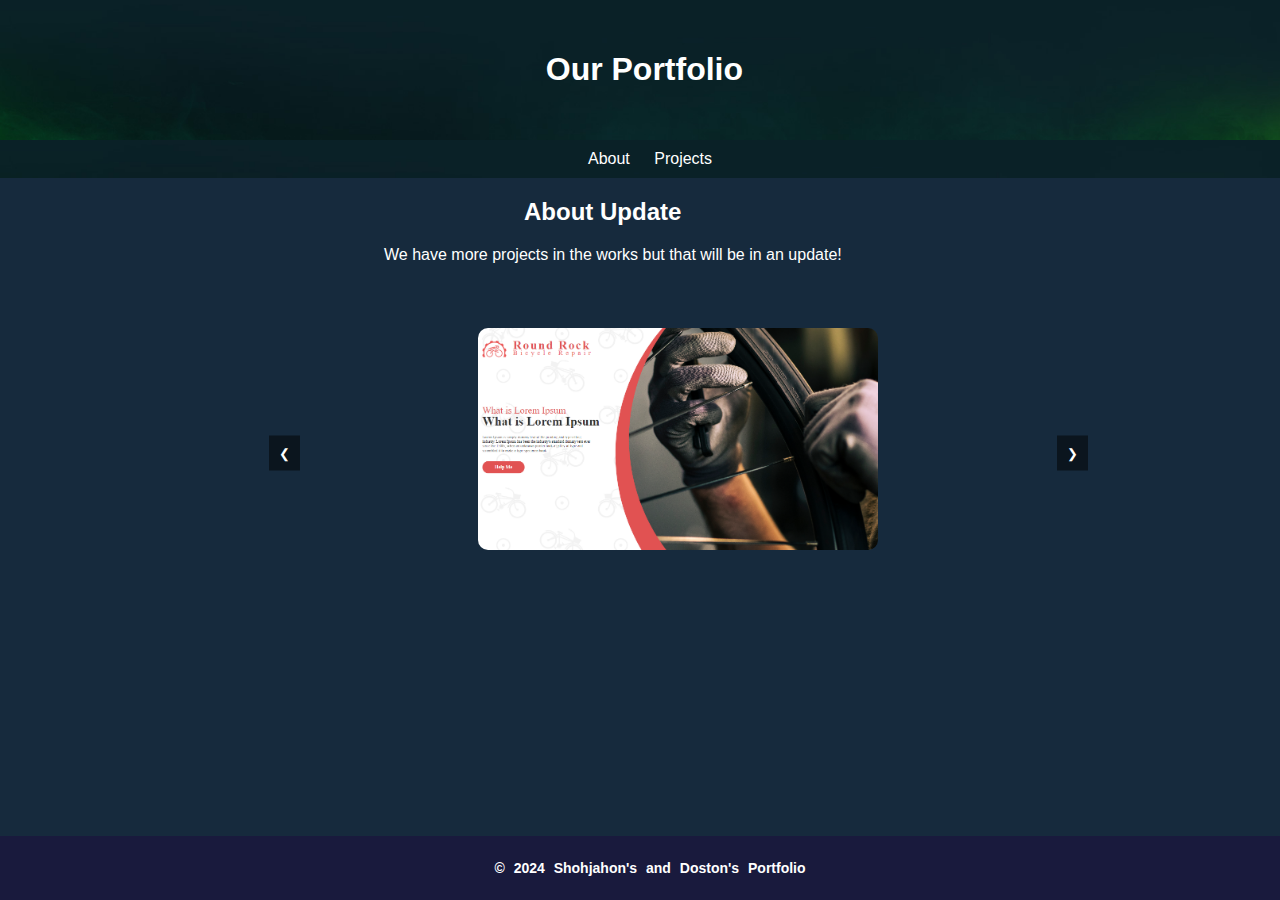
<file: index.html>
<!DOCTYPE html>
<html lang="en">
<head>
  <meta charset="UTF-8">
  <meta name="viewport" content="width=device-width, initial-scale=1.0">
  <title>My Portfolio</title>
  <link rel="stylesheet" href="styles.css">
</head>
<body>
  <header>
    <h1>Our Portfolio</h1>
  </header>
  
  <nav>
    <ul>
      <li><a href="#about">About</a></li>
      <li><a href="#projects">Projects</a></li>
    </ul>
  </nav>

  <section id="about">
    <h2>About Update</h2>
    <p>We have more projects in the works but that will be in an update!</p>
  </section>

  <div class="slider-container" id="#projects">
    <div class="slider">
      <div class="slide"><a href="3_sites/velik/index.html"><img src="velo.png" alt="Image 1"></a></div>
      <div class="slide"><a href="3_sites/quvur/index.html"><img src="quvur.png" alt="Image 2"></a></div>
      <div class="slide"><a href="3_sites/3-site_Ayiqlar/index.html"><img src="ayiq.png" alt="Image 2"></a></div>
      <div class="slide"><a href="site1/index.html"><img src="cow.png" alt="Image 2"></a></div>
      <div class="slide"><a href="site2/index.html"><img src="spot.png" alt="Image 2"></a></div>
      <div class="slide"><a href="HTML/index.html"><img src="nam.png" alt="Image 2"></a></div>
      <div class="slide"><a href="3d_animation/index.html"><img src="loader.png" alt="Image 2"></a></div>
      <div class="slide"><a href="cup_animation/index.html"><img src="choy.png" alt="Image 2"></a></div>
      <div class="slide"><a href="lampa/index.html"><img src="yurak.png" alt="Image 2"></a></div>
      <div class="slide"><a href="chekbox/index.html"><img src="check.png" alt="Image 2"></a></div>
      <div class="slide"><a href="uy_ishi3/index.html"><img src="flame.png" alt="Image 2"></a></div>
      <div class="slide"><a href="uy_ishi5/index.html"><img src="anim.png" alt="Image 2"></a></div>
      <div class="slide"><a href="my-site-new/index.html"><img src="nav.png" alt="Image 2"></a></div>
    </div>
    <button class="prev" onclick="prevSlide()">&#10094;</button>
    <button class="next" onclick="nextSlide()">&#10095;</button>
  </div>
  <script>
    let slideIndex = 0;
    const slides = document.querySelectorAll('.slide');

    function showSlide(index) {
      if (index < 0) {
      slideIndex = slides.length - 1;
      } else if (index >= slides.length) {
      slideIndex = 0;
      }
  
      for (let i = 0; i < slides.length; i++) {
      slides[i].style.display = 'none';
      }
  
      slides[slideIndex].style.display = 'block';
      }

    function nextSlide() {
    slideIndex++;
    showSlide(slideIndex);
    }

    function prevSlide() {
    slideIndex--;
    showSlide(slideIndex);
    }

    showSlide(slideIndex);

  </script>
  <footer>
    <p>&copy; 2024 Shohjahon's and Doston's Portfolio</p>
  </footer>
  <div class="hide">15431543</div>
</body>
</html>
</file>
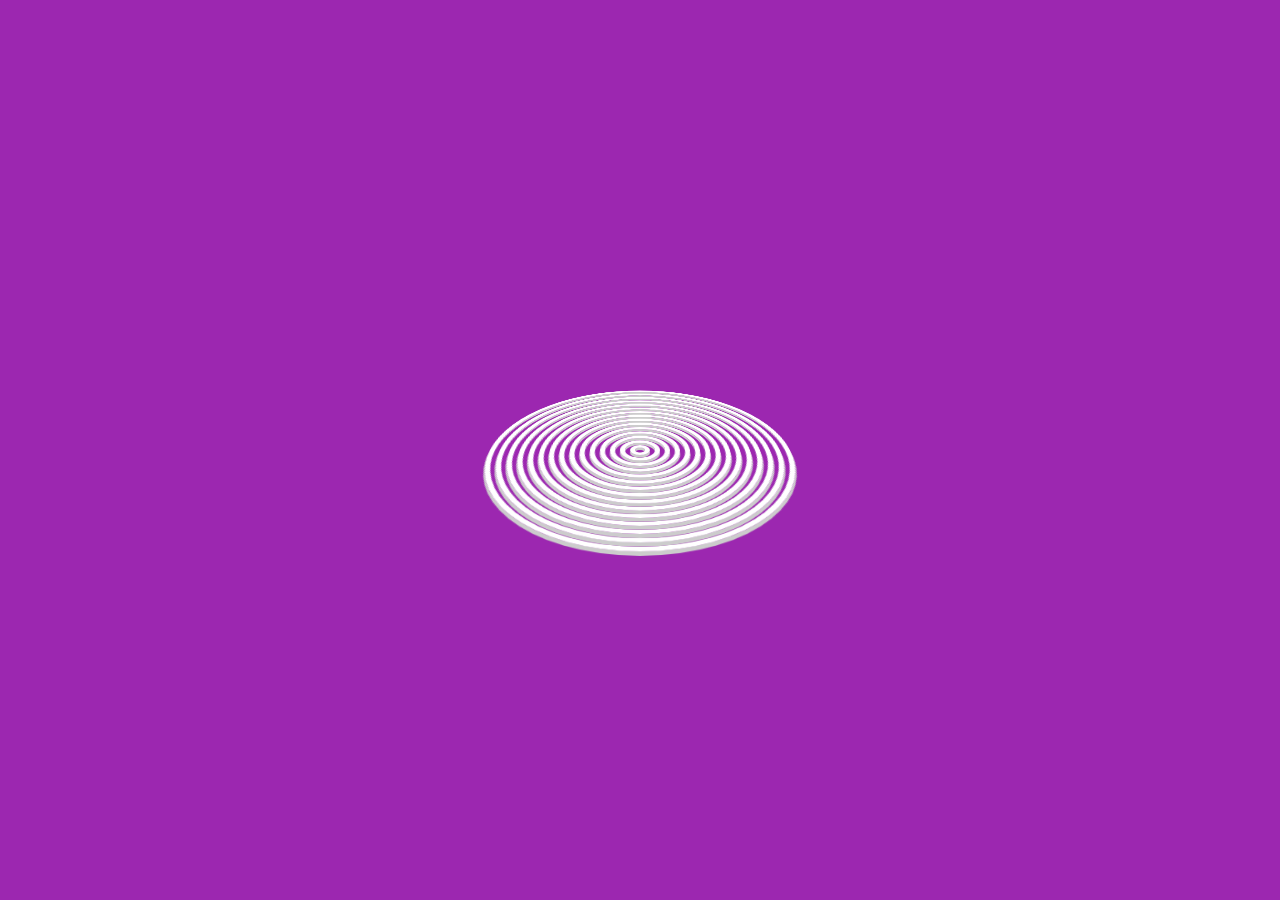
<file: 3d_animation/index.html>
<!DOCTYPE html>
<html lang="en">

<head>
    <meta charset="UTF-8">
    <meta http-equiv="X-UA-Compatible" content="IE=edge">
    <meta name="viewport" content="width=device-width, initial-scale=1.0">
    <title>Document</title>
    <link rel="stylesheet" href="style.css">
</head>

<body>
    <div class="loader">
        <span></span>
        <span></span>
        <span></span>
        <span></span>
        <span></span>
        <span></span>
        <span></span>
        <span></span>
        <span></span>
        <span></span>
        <span></span>
        <span></span>
        <span></span>
        <span></span>
        <span></span>
    </div>
</body>

</html>
</file>
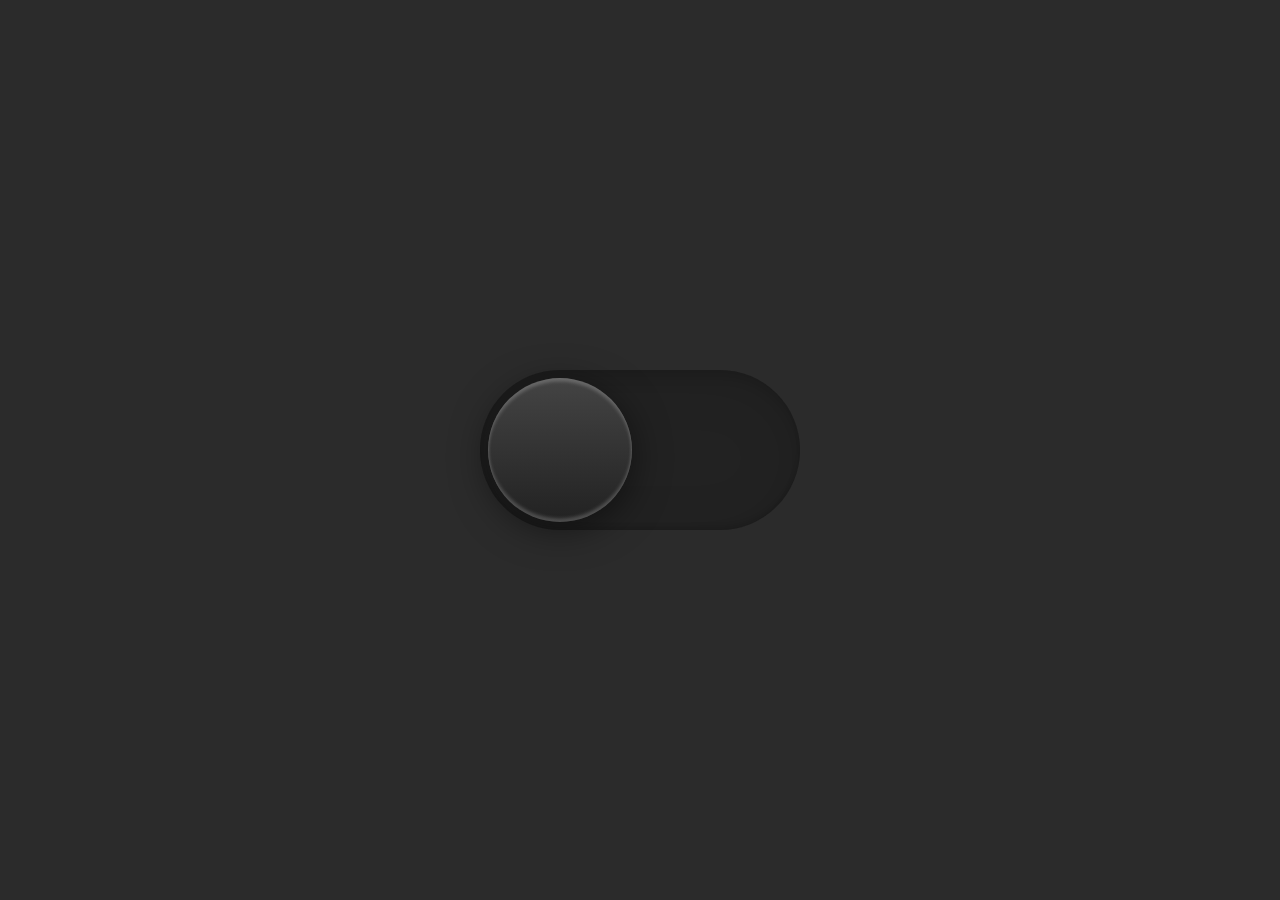
<file: chekbox/index.html>
<!DOCTYPE html>
<html lang="en">

<head>
    <meta charset="UTF-8">
    <meta http-equiv="X-UA-Compatible" content="IE=edge">
    <meta name="viewport" content="width=device-width, initial-scale=1.0">
    <title>Checkbox</title>
    <link rel="stylesheet" href="style.css">
</head>

<body>
    <input type="checkbox" class="checkbox">
</body>

</html>
</file>
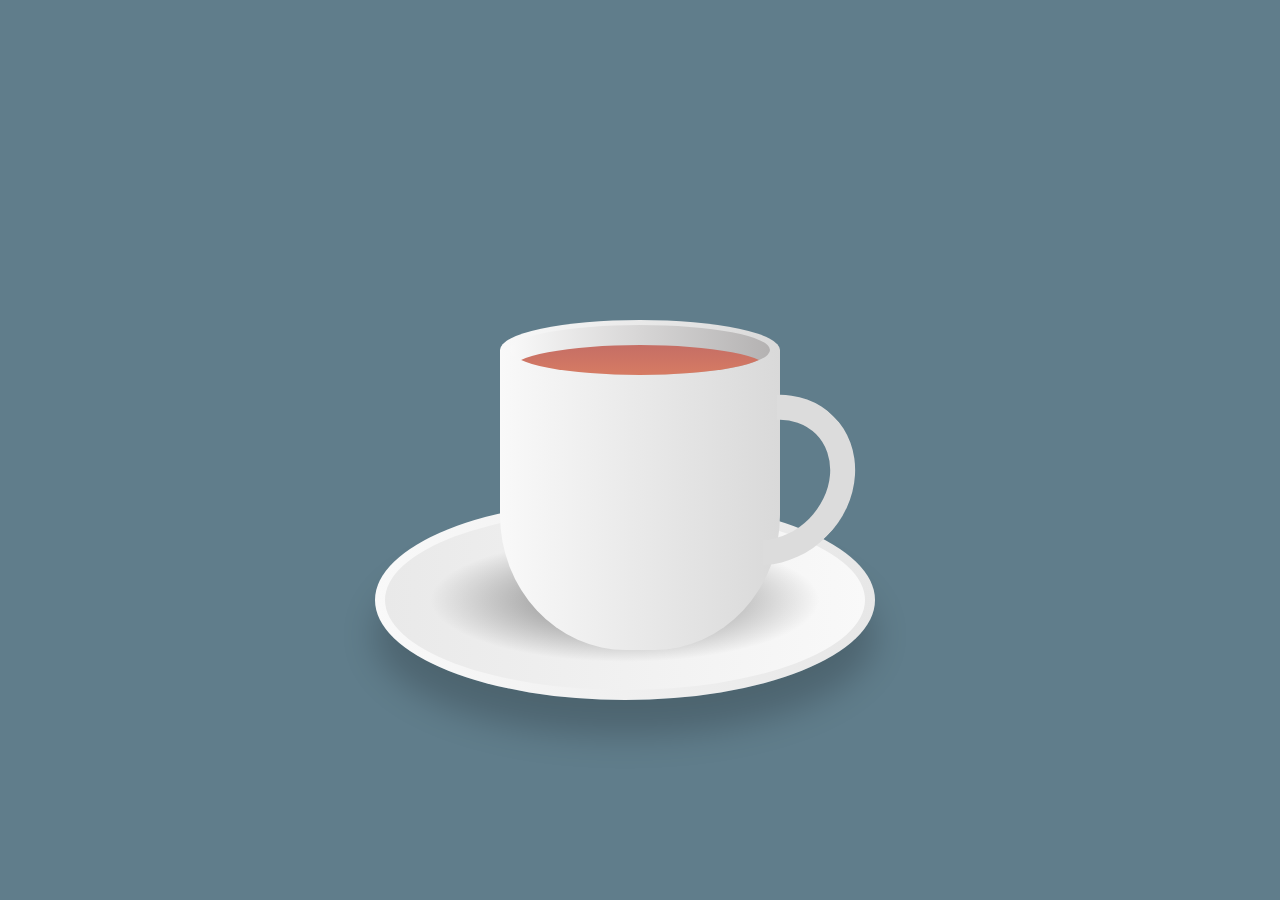
<file: cup_animation/index.html>
<!DOCTYPE html>
<html lang="en">

<head>
    <meta charset="UTF-8">
    <meta http-equiv="X-UA-Compatible" content="IE=edge">
    <meta name="viewport" content="width=device-width, initial-scale=1.0">
    <title>Document</title>
    <link rel="stylesheet" href="style.css">
</head>

<body>
    <div class="container">
        <div class="plate"></div>
        <div class="cup">
            <div class="top">
                <div class="vapour">
                    <span style="--i:1;"></span>
                    <span style="--i:3;"></span>
                    <span style="--i:2;"></span>
                    <span style="--i:5;"></span>
                    <span style="--i:20;"></span>
                    <span style="--i:6;"></span>
                    <span style="--i:7;"></span>
                    <span style="--i:8;"></span>
                    <span style="--i:9;"></span>
                    <span style="--i:12;"></span>
                    <span style="--i:11;"></span>
                    <span style="--i:13;"></span>
                    <span style="--i:17;"></span>
                    <span style="--i:14;"></span>
                    <span style="--i:15;"></span>
                    <span style="--i:16;"></span>
                    <span style="--i:18;"></span>
                    <span style="--i:4;"></span>
                    <span style="--i:19;"></span>
                    <span style="--i:10;"></span>
                </div>
                <div class="circle">
                    <div class="tea"></div>
                </div>
            </div>
            <div class="handle"></div>
        </div>
    </div>
</body>

</html>
</file>
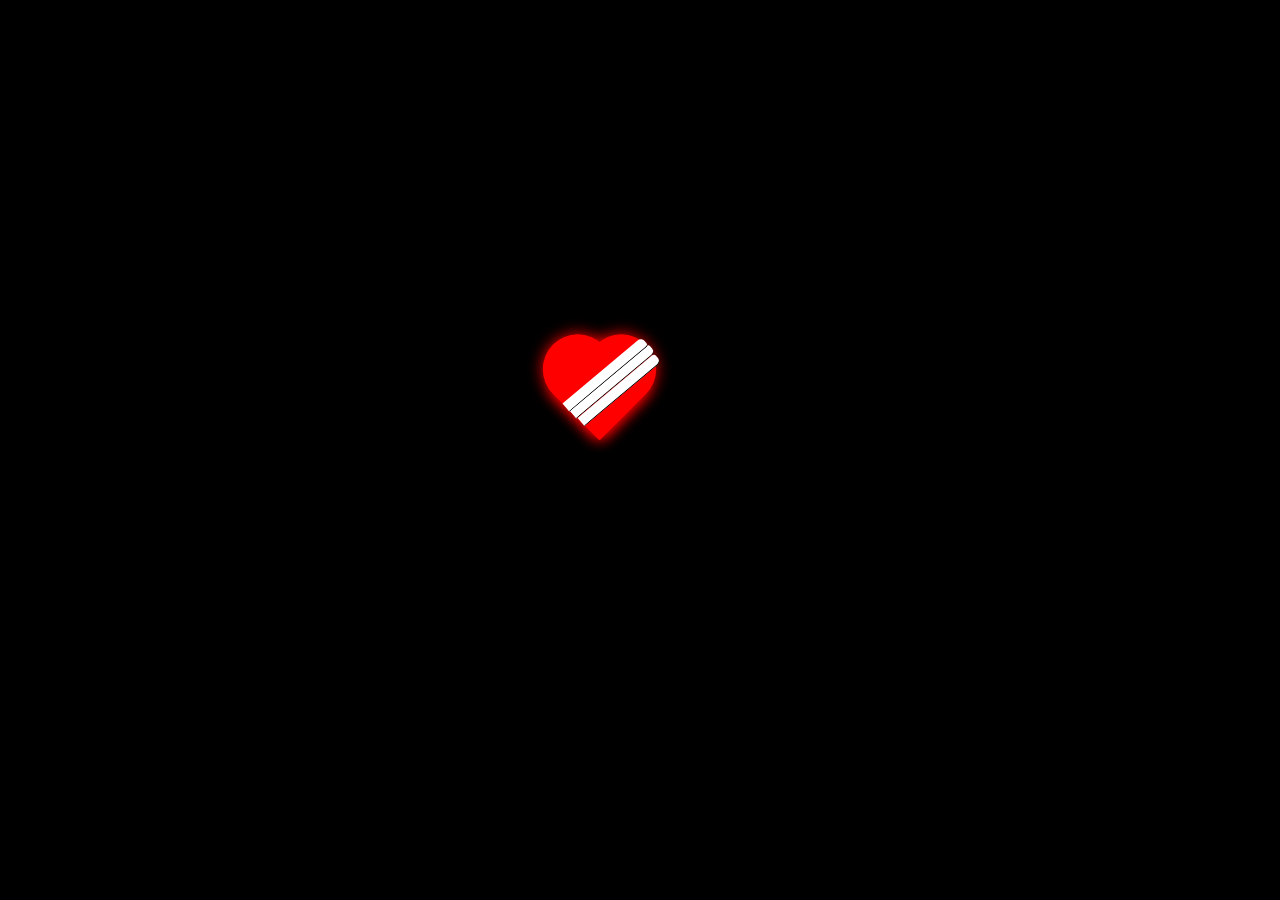
<file: lampa/index.html>
<!DOCTYPE html>
<html lang="en">
<head>
  <meta charset="UTF-8">
  <meta name="viewport" content="width=device-width, initial-scale=1.0">
  <title>Bouncing Ball Animation</title>
  <link rel="stylesheet" href="styles.css">
</head>
<body>
  <div class="container">
    <div class="heart">
      <div class="line-1"></div>
       <div class="line-2"></div>
        <div class="line-3"></div>
    </div>
  </div>
</body>
</html>
</file>
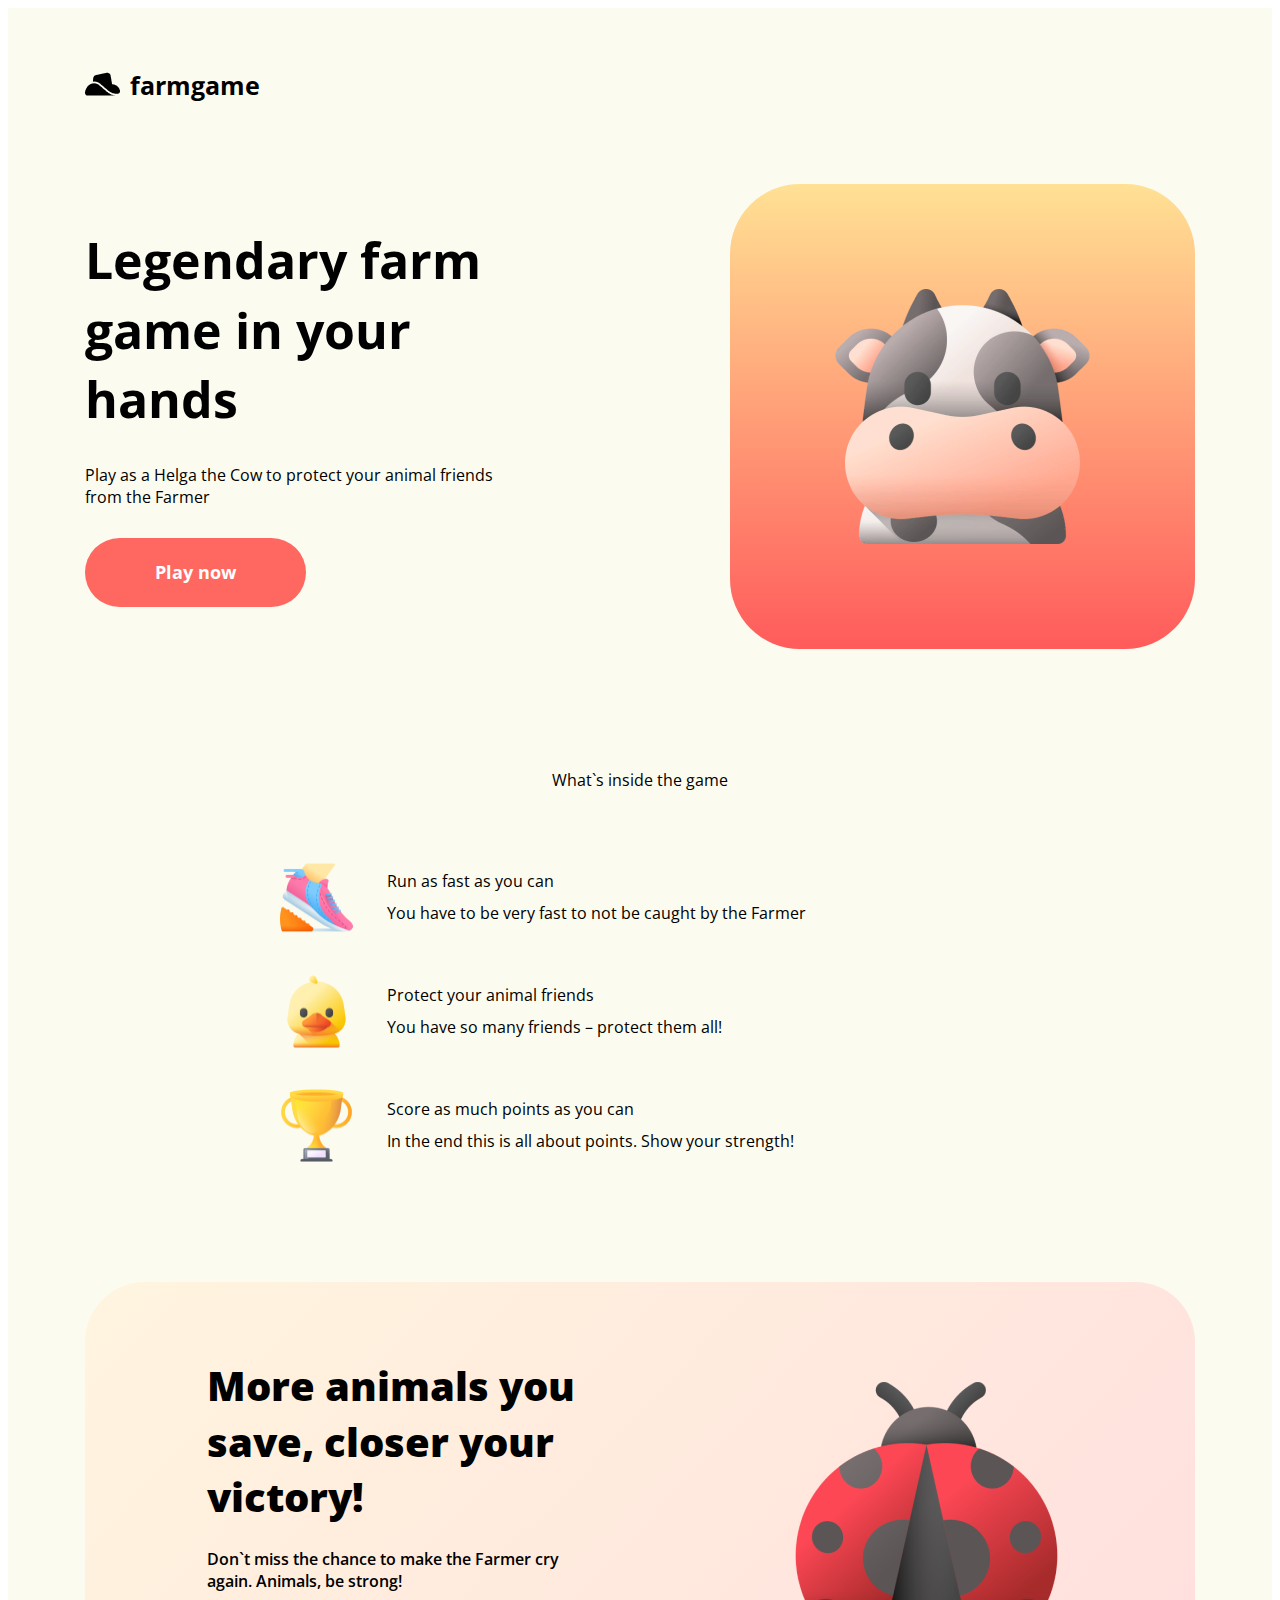
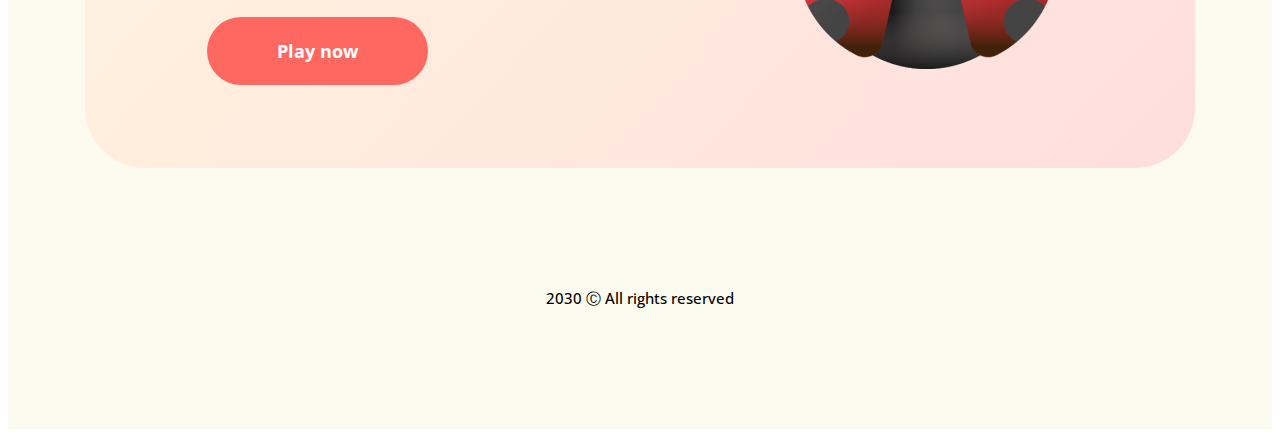
<file: site1/index.html>
<!DOCTYPE html>


<html lang="en">

<head>
    <meta charset="UTF-8">
    <meta http-equiv="X-UA-Compatible" content="IE=edge">
    <meta name="viewport" content="width=device-width, initial-scale=1.0">
    <title></title>
    <link rel="preconnect" href="https://fonts.googleapis.com">
    <link rel="preconnect" href="https://fonts.gstatic.com" crossorigin>
    <link rel="preconnect" href="https://fonts.googleapis.com">
    <link rel="preconnect" href="https://fonts.gstatic.com" crossorigin>
    <link href="https://fonts.googleapis.com/css2?family=Open+Sans:ital,wght@0,300;0,400;0,500;0,600;0,700;0,800;1,300;1,400;1,500;1,600;1,700;1,800&display=swap" rel="stylesheet">
    <link rel="stylesheet" href="style.css">
</head>

<body>
    <div class="farmgame-container">
        <div class="farmgame-farmgame">
            <div class="farmgame-frame29">
                <div class="farmgame-logo">
                    <img src="fa6-solid_hat-cowboy-side.png" alt="fa6solidhatcowboyside09" class="farmgame-fa6solidhatcowboyside" />
                    <span class="farmgame-text">
                <span>farmgame</span>
                    </span>
                </div>
                <div class="farmgame-frame16">
                    <div class="farmgame-frame15">
                        <span class="farmgame-text02">
                  <span>Legendary farm game in your hands</span>
                        </span>
                        <span class="farmgame-text04 Обычныйтекст">
                  <span>
                    Play as a Helga the Cow to protect your animal friends from
                    the Farmer
                  </span>
                        </span>
                        <div class="farmgame-cta">
                            <span class="farmgame-text06">
                    <span>Play now</span>
                            </span>
                        </div>
                    </div>
                    <div class="farmgame-frame13">
                        <img src="image 1.png" class="farmgame-image1" />
                    </div>
                </div>
            </div>
            <div class="farmgame-frame25">
                <span class="farmgame-text08 Заголовокh2">
              <span>What`s inside the game</span>
                </span>
                <div class="farmgame-frame28">
                    <div class="farmgame-frame20">
                        <img src="patinka.png" alt="image3I023" class="farmgame-image3" />
                        <div class="farmgame-frame19">
                            <span class="farmgame-text10 Заголовокh3">
                    <span>Run as fast as you can</span>
                            </span>
                            <span class="farmgame-text12 Обычныйтекст">
                    <span>
                      You have to be very fast to not be caught by the Farmer
                    </span>
                            </span>
                        </div>
                    </div>
                    <div class="farmgame-frame21">
                        <img src="image 3.png" alt="image3I024" class="farmgame-image31" />
                        <div class="farmgame-frame191">
                            <span class="farmgame-text14 Заголовокh3">
                    <span>Protect your animal friends</span>
                            </span>
                            <span class="farmgame-text16 Обычныйтекст">
                    <span>You have so many friends – protect them all!</span>
                            </span>
                        </div>
                    </div>
                    <div class="farmgame-frame22">
                        <img src="image 3 (1).png" alt="image3I025" class="farmgame-image32" />
                        <div class="farmgame-frame192">
                            <span class="farmgame-text18 Заголовокh3">
                    <span>Score as much points as you can</span>
                            </span>
                            <span class="farmgame-text20 Обычныйтекст">
                    <span>
                      In the end this is all about points. Show your strength!
                    </span>
                            </span>
                        </div>
                    </div>
                </div>
            </div>
            <div class="farmgame-frame24">
                <div class="farmgame-frame26">
                    <span class="farmgame-text22 Заголовокh2">
                <span class="spiner">More animals you save, closer your victory!</span>
                    </span>
                    <span class="farmgame-text24 Обычныйтекст">
                <span>
                  Don`t miss the chance to make the Farmer cry again. Animals, be
                  strong!
                </span>
                    </span>
                    <div class="farmgame-cta1">
                        <span class="farmgame-text26">
                  <span>Play now</span>
                        </span>
                    </div>
                </div>
                <img src="image 4.png" alt="image4031" class="farmgame-image4" />
            </div>
            <span class="farmgame-text28">
            <span>2030 Ⓒ All rights reserved</span>
            </span>
        </div>
    </div>
</body>

</html>
</file>
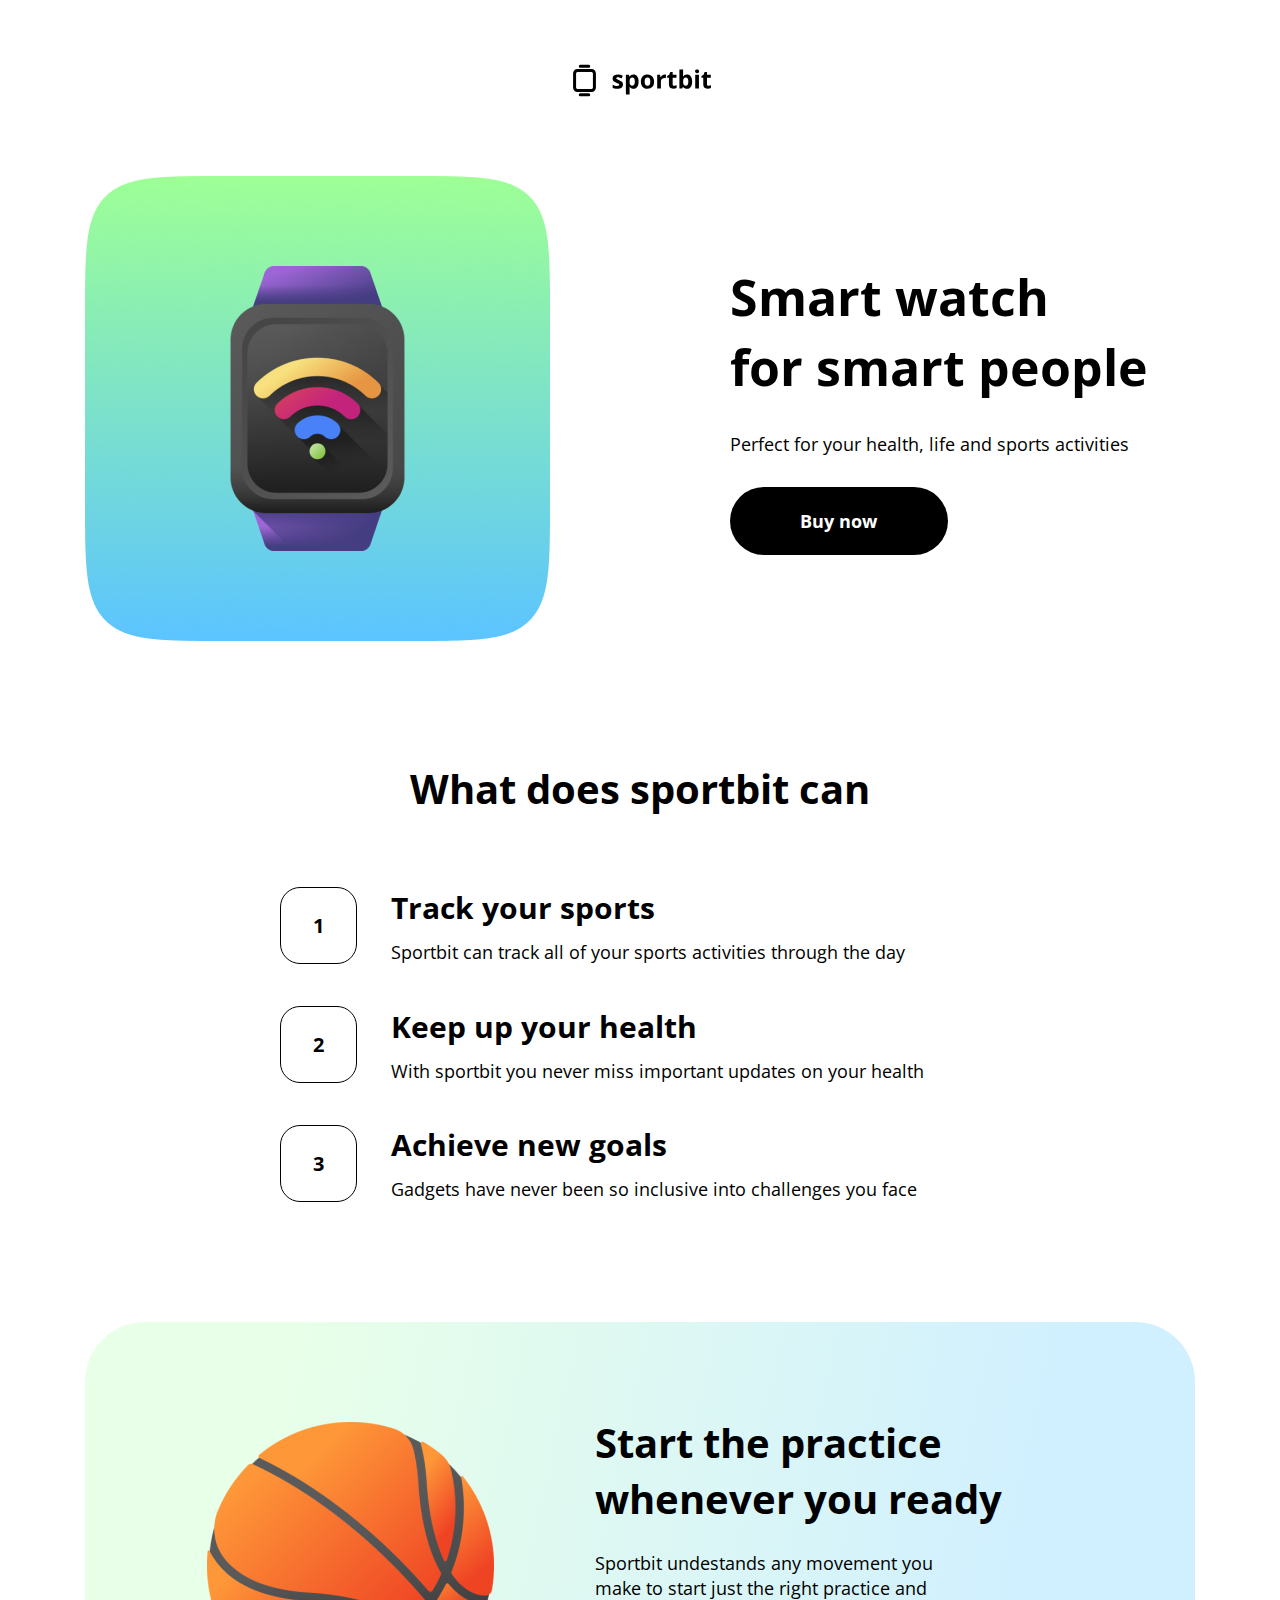
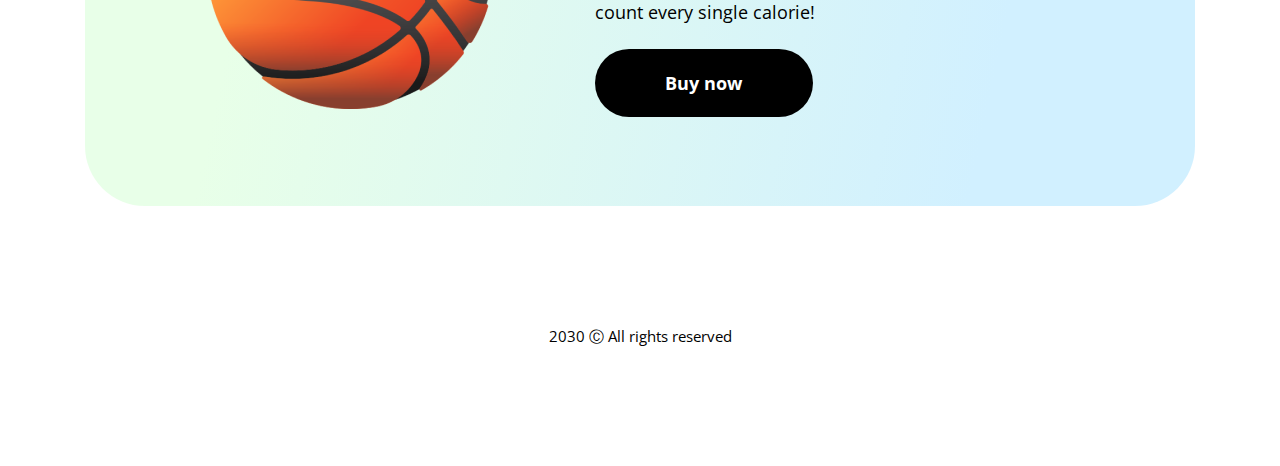
<file: site2/index.html>
<!DOCTYPE html>
<html lang="en">
<head>
    <meta charset="UTF-8">
    <meta http-equiv="X-UA-Compatible" content="IE=edge">
    <meta name="viewport" content="width=device-width, initial-scale=1.0">
    <link rel="icon" type="image/x-icon" href="img/image.png">
    <title>Sportbit</title>
    <link rel="preconnect" href="https://fonts.googleapis.com">
    <link rel="preconnect" href="https://fonts.gstatic.com" crossorigin>
    <link href="https://fonts.googleapis.com/css2?family=Open+Sans:wght@400;700&display=swap" rel="stylesheet">
    <link rel="stylesheet" href="css/main.css">
</head>
<body>
    <header class="header" id="header">
        <div class="container">
            <img src="img/logo.svg" alt="Sportbit" class="logo">
            <div class="offer-wrapper">
                <img src="img/image.png" alt="Watch">
                <div class="offer">
                    <h1>Smart watch<br>for smart people</h1>
                    <p class="introtext">Perfect for your health, life and sports activities</p>
                    <a href="#" class="btn">Buy now</a>
                </div>
            </div>
        </div>
    </header>
    <section class="features" id="features">
        <div class="container">
            <h2>What does sportbit can</h2>
            <div class="digits">
                <div class="digit-item">
                    <span class="digit">1</span>
                    <div class="digit-wrap">
                        <h3 class="digit-title">Track your sports</h3>
                        <p class="digit-text">Sportbit can track all of your sports activities through the day</p>
                    </div>
                </div>
                <div class="digit-item">
                    <span class="digit">2</span>
                    <div class="digit-wrap">
                        <h3 class="digit-title">Keep up your health</h3>
                        <p class="digit-text">With sportbit you never miss important updates on your health</p>
                    </div>
                </div>
                <div class="digit-item">
                    <span class="digit">3</span>
                    <div class="digit-wrap">
                        <h3 class="digit-title">Achieve new goals</h3>
                        <p class="digit-text">Gadgets have never been so inclusive into challenges you face</p>
                    </div>
                </div>
            </div>
            
        </div>
    </section>
    <section class="practice" id="practice">
        <div class="container">
            <div class="practice-wrap">
                <img src="img/ball.png" alt="Practice everywhere" class="ball">
                <div class="practice-block">
                    <h2 class="practice-title">
                        Start the practice whenever you ready
                    </h2>
                    <p class="practice-text">Sportbit undestands any movement you make to start just the right practice and count every single calorie!</p>
                    <a href="#" class="btn">Buy now</a>
                </div>
            </div>
        </div>
    </section>
    <footer class="footer" id="footer">
        <div class="container">
            <p class="footer-text">2030 Ⓒ All rights reserved</p>
        </div>
    </footer>
</body>
</html>
</file>
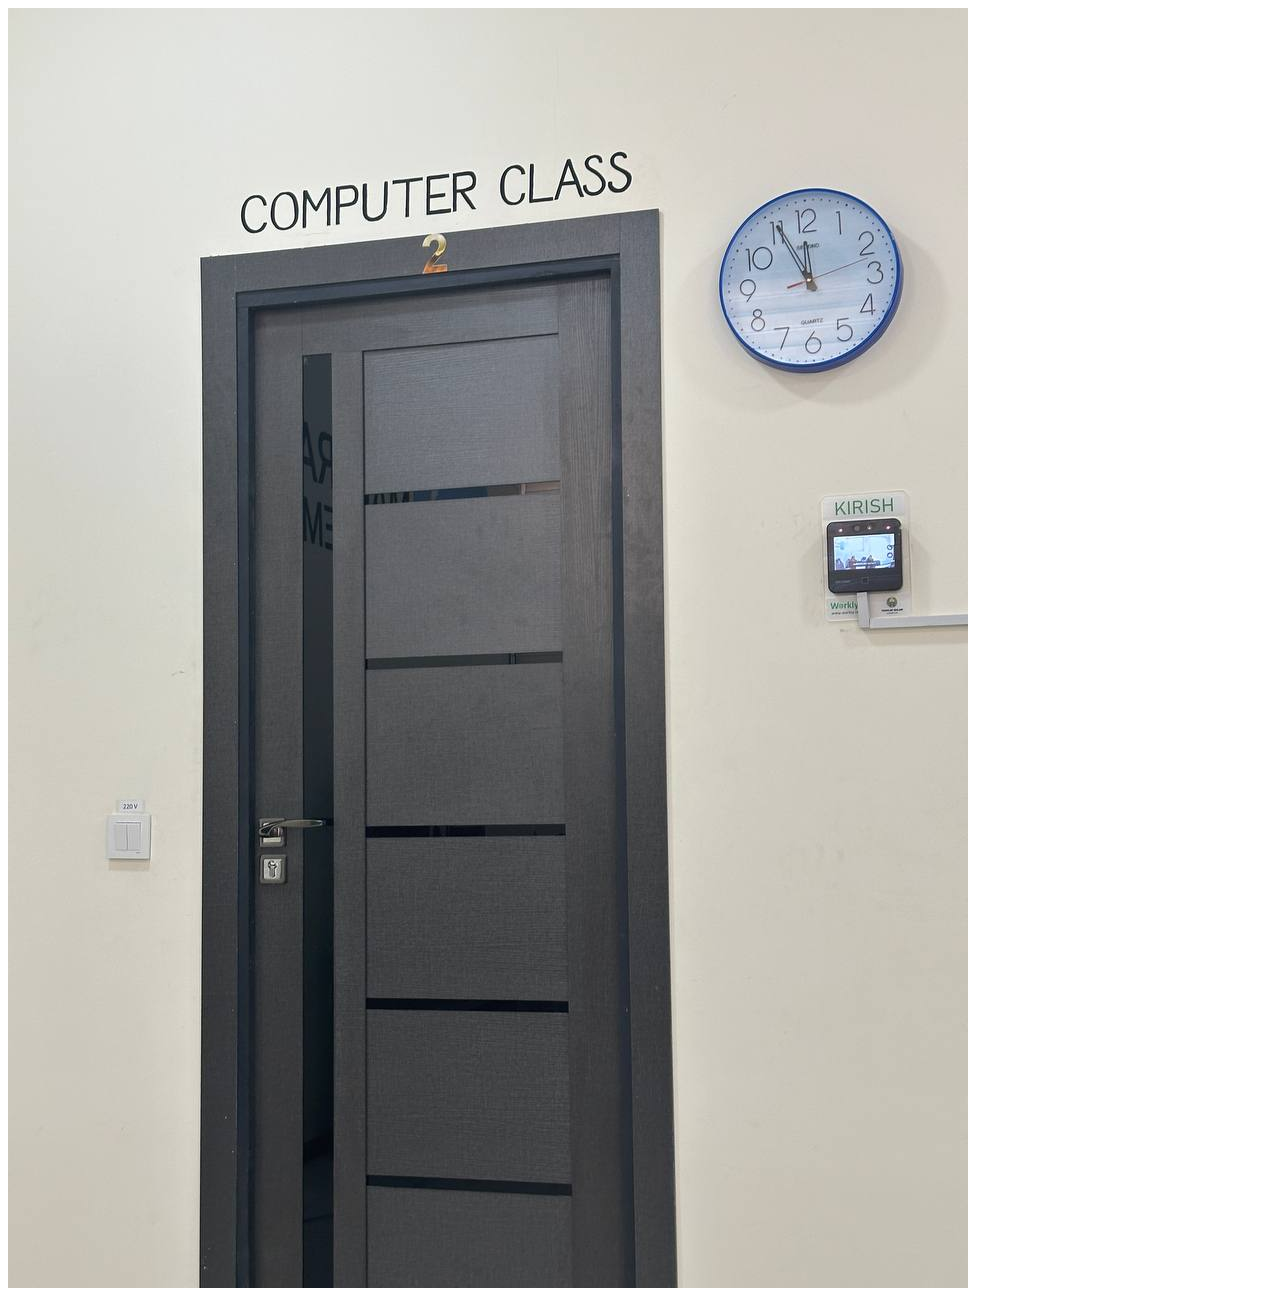
<file: uy-ishi7/index.html>
<!DOCTYPE html>
<html lang="en">

<head>
    <meta charset="UTF-8">
    <meta http-equiv="X-UA-Compatible" content="IE=edge">
    <meta name="viewport" content="width=device-width, initial-scale=1.0">
    <title>Uy ishi</title>
</head>

<body>
    <img src="class.jpg" usemap="#rasm">

    <map name="rasm">

            <area shape="poly" target="_blank" coords="193,250 650,201 193,1275 700,1324" href="bolalar.jpg" title="eshik">
            <area shape="circle" target="_blank" coords="802,270,90" href="soat.jpg" title="soat">
            <area shape="poly" target="_blank" coords="822,518 891,511 824,582 892,575" href="doston.jpg" title="kirish">
        </map>

</body>

</html>
</file>
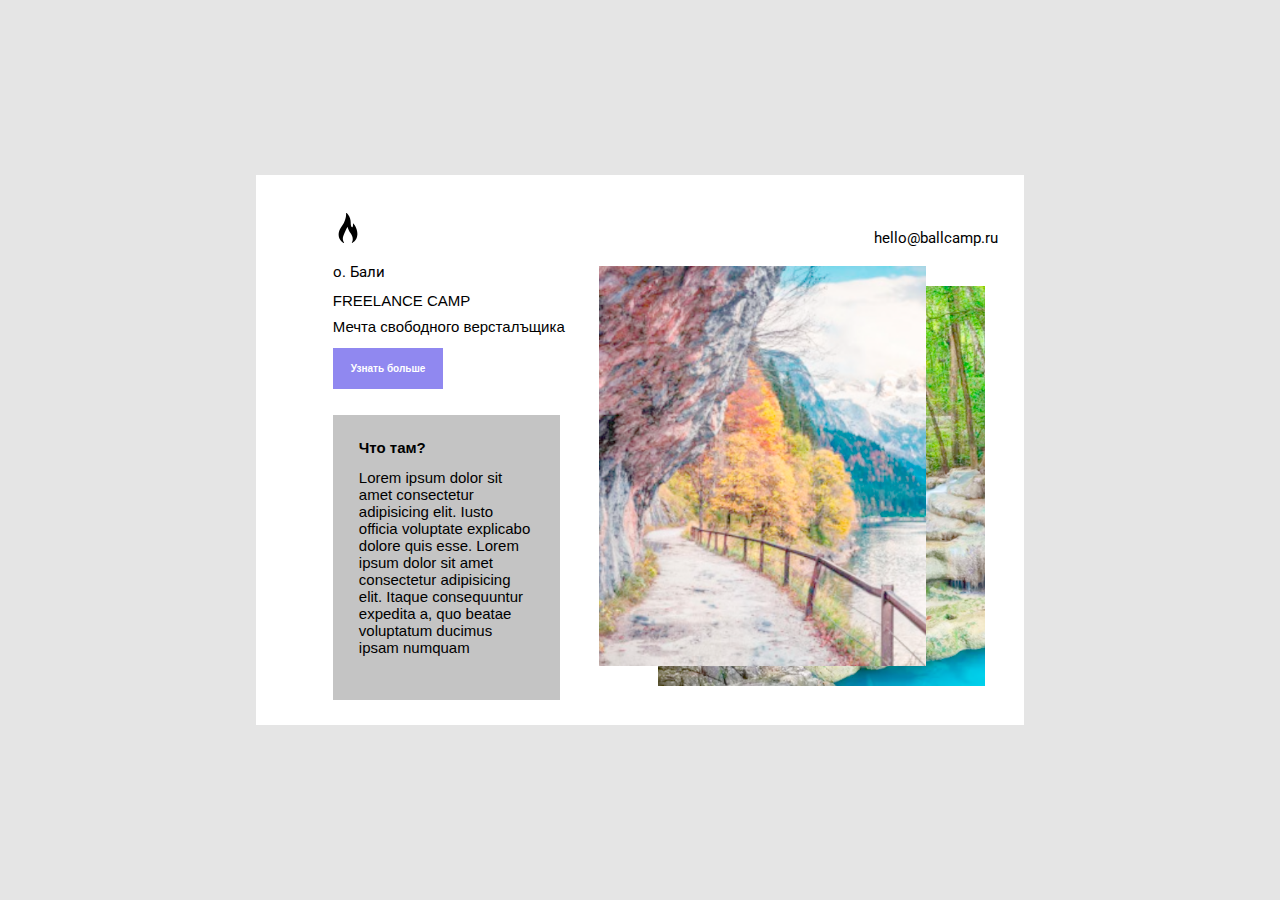
<file: uy_ishi3/index.html>
<!DOCTYPE html>
<html lang="en">

<head>
    <meta charset="UTF-8">
    <meta http-equiv="X-UA-Compatible" content="IE=edge">
    <meta name="viewport" content="width=device-width, initial-scale=1.0">
    <title>z-index</title>
    <link rel="stylesheet" href="style.css">
</head>

<body>

    <div class="container">
        <div class="menu">
            <img src="flame.svg" class="logo">
            <p class="mt">hello@ballcamp.ru</p>
        </div>
        <div class="box">
            <div class="text_box">
                <p class="mt">о. Бали</p>
                <p class="p2">FREELANCE CAMP</p>
                <p class="p3">Мечта свободного версталъщика</p>
                <button>Узнать больше</button>
                <div class="text">
                    <p class="text_p1">Что там?</p>
                    <p class="text_p2 p3">
                        Lorem ipsum dolor sit amet consectetur adipisicing elit. Iusto officia voluptate explicabo dolore quis esse. Lorem ipsum dolor sit amet consectetur adipisicing elit. Itaque consequuntur expedita a, quo beatae voluptatum ducimus ipsam numquam
                    </p>
                </div>
            </div>
            <div class="img">
                <img src="img1.png" class="img1">
                <img src="img2.png" class="img2">
            </div>
        </div>
    </div>

</body>

</html>
</file>
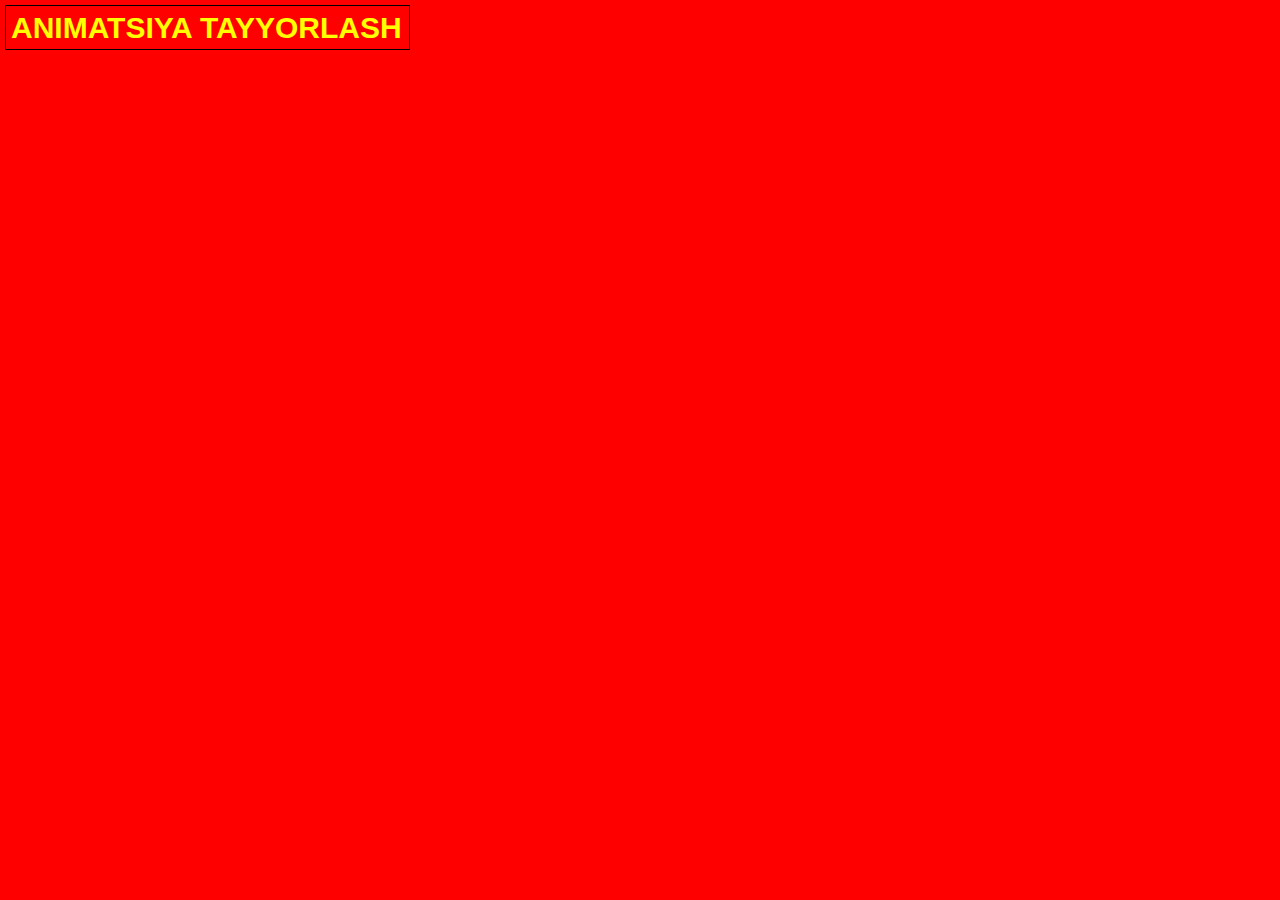
<file: uy_ishi5/index.html>
<!DOCTYPE html>
<html lang="en">

<head>
    <meta charset="UTF-8">
    <meta name="viewport" content="width=device-width, initial-scale=1.0">
    <title>Document</title>
    <link rel="stylesheet" href="style.css">
</head>

<body>

    <h2 class="anim1">animatsiya tayyorlash</h2>

</body>

</html>
</file>
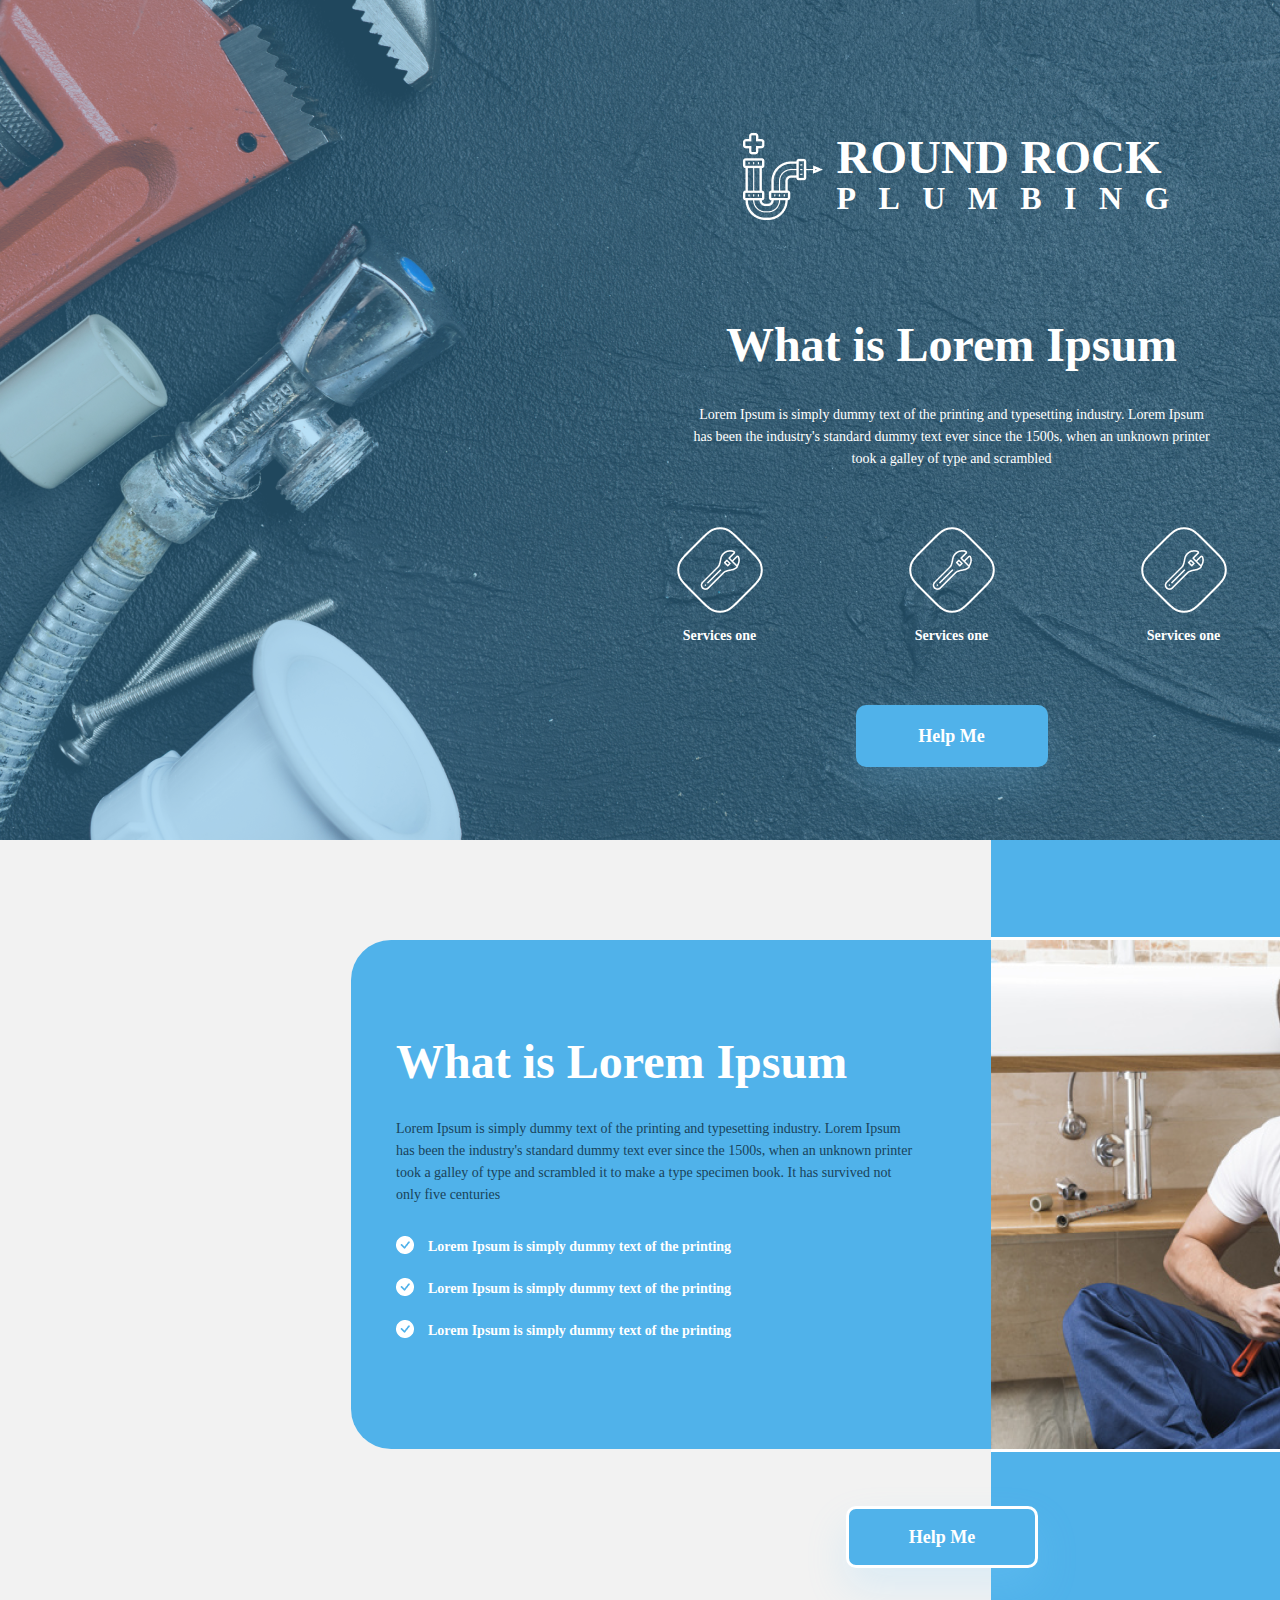
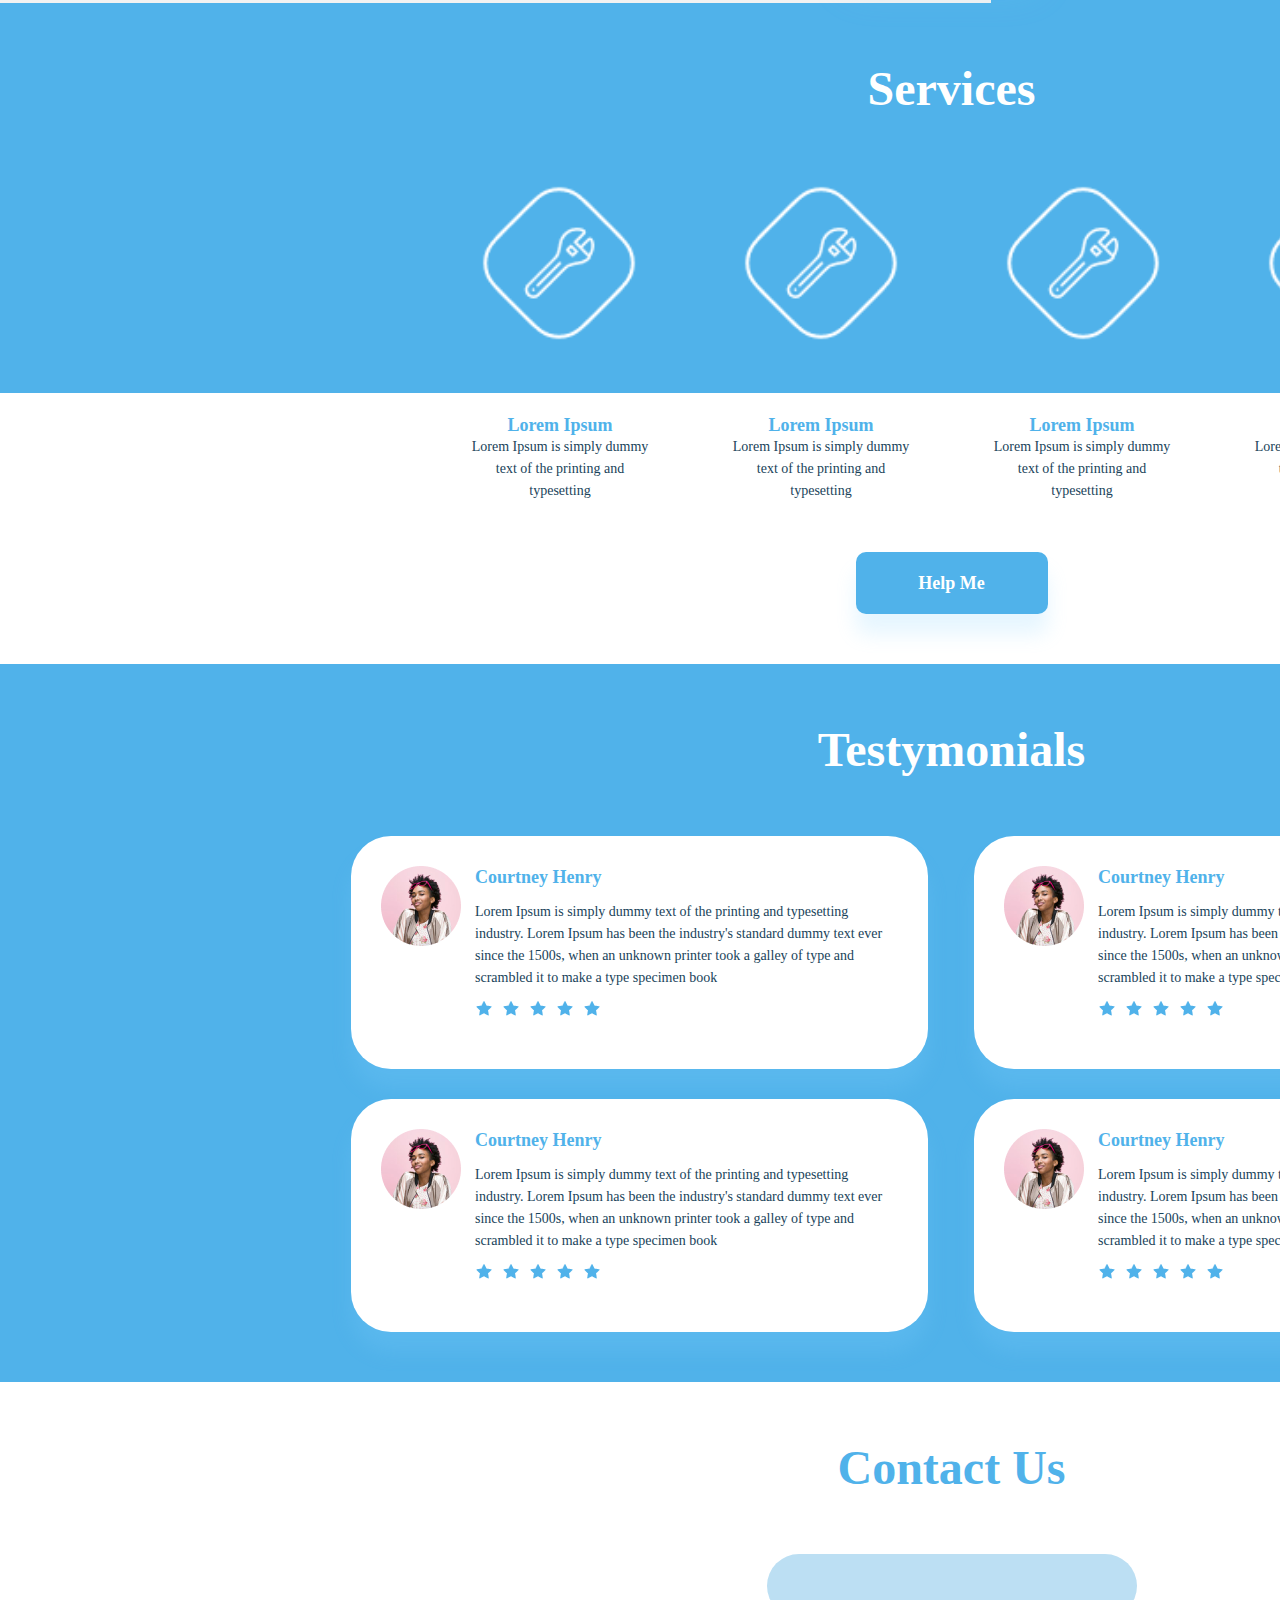
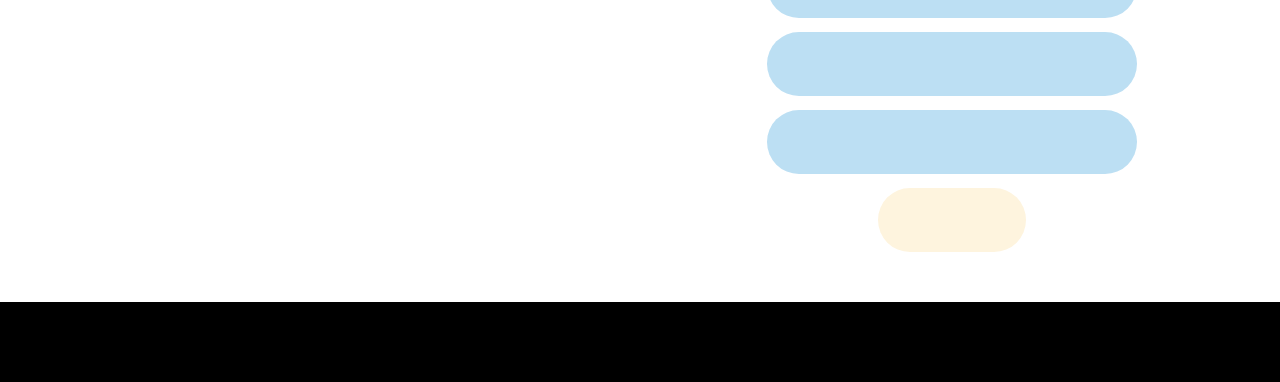
<file: 3 sites/2-site_Quvur/index.html>
<!DOCTYPE html>
<html lang="en">
<head>
    <meta charset="UTF-8">
    <meta http-equiv="X-UA-Compatible" content="IE=edge">
    <meta name="viewport" content="width=device-width, initial-scale=1.0">
    <title>Quvur</title>
    <link rel="stylesheet" href="css/style.css">
</head>
<body>
    <div class="bir">
        <div class="flex">
            <div class="img-box">
                <img src="img/Plumbers.png">
            </div>
            <div class="text-box">
                <p class="round">Round Rock</p>
                <p class="plumbing">plumbing</p>
            </div>
        </div>

        <p class="what-t">
            What is Lorem Ipsum
        </p>
        <p class="lorem">
            Lorem Ipsum is simply dummy text of the printing and typesetting industry. Lorem Ipsum has been the industry's standard dummy text ever since the 1500s, when an unknown printer took a galley of type and scrambled
        </p>
        <div class="icons">
            <div class="bir-c">
                <div class="icon-b-i">
                    <img src="img/ikon-s.png">
                </div>
                <p class="service-t">
                    Services one
                </p>
            </div>
            <div class="bir-c">
                <div class="icon-b-i">
                    <img src="img/ikon-s.png">
                </div>
                <p class="service-t">
                    Services one
                </p>
            </div>
            <div class="bir-c">
                <div class="icon-b-i">
                    <img src="img/ikon-s.png">
                </div>
                <p class="service-t">
                    Services one
                </p>
            </div>
        </div>
        <button>Help Me</button>
    </div>

    <div class="ikki">
        <div class="chap">
            <div class="text">
                <p class="what-t-2">What is Lorem Ipsum</p>
                <div class="lorem-2">
                    Lorem Ipsum is simply dummy text of the printing and typesetting industry. Lorem Ipsum has been the industry's standard dummy text ever since the 1500s, when an unknown printer took a galley of type and scrambled it to make a type specimen book. It has survived not only five centuries
                </div>
                <div class="dir">
                    <div class="img-b">
                        <img src="img/ptich.png">
                    </div>
                    <p class="lorem-is">
                        Lorem Ipsum is simply dummy text of the printing
                    </p>
                </div>
                <div class="dir">
                    <div class="img-b">
                        <img src="img/ptich.png">
                    </div>
                    <p class="lorem-is">
                        Lorem Ipsum is simply dummy text of the printing
                    </p>
                </div>
                <div class="dir">
                    <div class="img-b">
                        <img src="img/ptich.png">
                    </div>
                    <p class="lorem-is">
                        Lorem Ipsum is simply dummy text of the printing
                    </p>
                </div>
            </div>
        </div>
        <div class="ong">
            <div class="img-b-2">
                <img src="img/usta.png">
            </div>
            <button>Help Me</button>
        </div>
    </div>
    <div class="uch">
        <p class="services-t">Services</p>
        <div class="ikkons-2">
            <div class="img">
                <img src="img/ikon-s.png">
            </div>
            <div class="img">
                <img src="img/ikon-s.png">
            </div>
            <div class="img">
                <img src="img/ikon-s.png">
            </div>
            <div class="img">
                <img src="img/ikon-s.png">
            </div>
        </div>
    </div>
    <div class="tort">
        <div class="texts">
            <div class="t-1">
                <p class="lorem-ip-t">Lorem Ipsum</p>
                <p class="loerm-ip-t2">Lorem Ipsum is simply dummy text of the printing and typesetting </p>
            </div>
            <div class="t-1">
                <p class="lorem-ip-t">Lorem Ipsum</p>
                <p class="loerm-ip-t2">Lorem Ipsum is simply dummy text of the printing and typesetting </p>
            </div>
            <div class="t-1">
                <p class="lorem-ip-t">Lorem Ipsum</p>
                <p class="loerm-ip-t2">Lorem Ipsum is simply dummy text of the printing and typesetting </p>
            </div>
            <div class="t-1">
                <p class="lorem-ip-t">Lorem Ipsum</p>
                <p class="loerm-ip-t2">Lorem Ipsum is simply dummy text of the printing and typesetting </p>
            </div>
        </div>
        <button>Help Me</button>
    </div>
    <div class="besh">
        <p class="test">Testymonials</p>
        <div class="flex-3-4">
            <div class="quti quti-1">
                <div class="flex-3">
                    <div class="img-b-3">
                        <img src="img/ikon-q.png">
                    </div>
                    <div class="texts-2">
                        <p class="contune-t">Courtney Henry</p>
                        <p class="lorem-4">
                            Lorem Ipsum is simply dummy text of the printing and typesetting industry. Lorem Ipsum has been the industry's standard dummy text ever since the 1500s, when an unknown printer took a galley of type and scrambled it to make a type specimen book
                        </p>
                        <div class="stars">
                            <div class="img-2">
                                <img src="img/star.png">
                            </div>
                            <div class="img-2">
                                <img src="img/star.png">
                            </div>
                            <div class="img-2">
                                <img src="img/star.png">
                            </div>
                            <div class="img-2">
                                <img src="img/star.png">
                            </div>
                            <div class="img-2">
                                <img src="img/star.png">
                            </div>
                        </div>
                    </div>
                </div>
            </div>
            <div class="quti quti-2">
                <div class="flex-3">
                    <div class="img-b-3">
                        <img src="img/ikon-q.png">
                    </div>
                    <div class="texts-2">
                        <p class="contune-t">Courtney Henry</p>
                        <p class="lorem-4">
                            Lorem Ipsum is simply dummy text of the printing and typesetting industry. Lorem Ipsum has been the industry's standard dummy text ever since the 1500s, when an unknown printer took a galley of type and scrambled it to make a type specimen book
                        </p>
                        <div class="stars">
                            <div class="img-2">
                                <img src="img/star.png">
                            </div>
                            <div class="img-2">
                                <img src="img/star.png">
                            </div>
                            <div class="img-2">
                                <img src="img/star.png">
                            </div>
                            <div class="img-2">
                                <img src="img/star.png">
                            </div>
                            <div class="img-2">
                                <img src="img/star.png">
                            </div>
                        </div>
                    </div>
                </div>
            </div>

        </div>
        <div class="flex-3-4 fl-1">
            <div class="quti quti-3">
                <div class="flex-3">
                    <div class="img-b-3">
                        <img src="img/ikon-q.png">
                    </div>
                    <div class="texts-2">
                        <p class="contune-t">Courtney Henry</p>
                        <p class="lorem-4">
                            Lorem Ipsum is simply dummy text of the printing and typesetting industry. Lorem Ipsum has been the industry's standard dummy text ever since the 1500s, when an unknown printer took a galley of type and scrambled it to make a type specimen book
                        </p>
                        <div class="stars">
                            <div class="img-2">
                                <img src="img/star.png">
                            </div>
                            <div class="img-2">
                                <img src="img/star.png">
                            </div>
                            <div class="img-2">
                                <img src="img/star.png">
                            </div>
                            <div class="img-2">
                                <img src="img/star.png">
                            </div>
                            <div class="img-2">
                                <img src="img/star.png">
                            </div>
                        </div>
                    </div>
                </div>
            </div>
            <div class="quti quti-4">
                <div class="flex-3">
                    <div class="img-b-3">
                        <img src="img/ikon-q.png">
                    </div>
                    <div class="texts-2">
                        <p class="contune-t">Courtney Henry</p>
                        <p class="lorem-4">
                            Lorem Ipsum is simply dummy text of the printing and typesetting industry. Lorem Ipsum has been the industry's standard dummy text ever since the 1500s, when an unknown printer took a galley of type and scrambled it to make a type specimen book
                        </p>
                        <div class="stars">
                            <div class="img-2">
                                <img src="img/star.png">
                            </div>
                            <div class="img-2">
                                <img src="img/star.png">
                            </div>
                            <div class="img-2">
                                <img src="img/star.png">
                            </div>
                            <div class="img-2">
                                <img src="img/star.png">
                            </div>
                            <div class="img-2">
                                <img src="img/star.png">
                            </div>
                        </div>
                    </div>
                </div>
            </div>
        </div>
    </div>

    <div class="oltinchi">
        <p class="contact-t">Contact Us</p>
        <input type="text">
        <input type="text">
        <input type="text">
        <button></button>
    </div>
    <div class="nima"></div>
</body>
</html>
</file>
<file: styles.css>
*{
  color: white;
}

body {
  font-family: Arial, sans-serif;
  margin: 0;
  padding: 0;
  background: #162a3d;
}

header {
  width: 96%;
  background: url("back.jpg") no-repeat;
  background-size: cover;
  color: #fff;
  text-align: center;
  padding: 30px;
}
h1{
  position: relative;
  right: 0px;
}

nav {
  background: url("back.jpg") no-repeat;
  width: 100%;
  background-size: cover;
  text-align: center;
  word-spacing: 20px;
  padding: 10px;
}

nav ul {
  list-style: none;
  margin: 0;
  padding: 0;
}

nav ul li {
  display: inline;
}

nav ul li a {
  text-decoration: none;
  color: #fff;
  padding: auto;
}

section {
  padding-left: 30%;
  margin: auto;
}

.project {
  margin-bottom: 20px;
}

footer {
background: linear-gradient(to left, #191a3d, #191a3d);
  color: #fff;
  text-align: center;
  padding: 10px;
  position: fixed;
  width: 100%;
  bottom: 0;
  word-spacing: 5px;
  font-weight: 800;
  font-size: 14px;

}
.slider-container {
  position: relative;
  width: 80%;
  margin: 5% 13%;
}

.slider {
  display: flex;
  overflow: hidden;
}

.slide {
  width: 400px;
  height: 250px;
  flex: 0 0 auto;
  margin: auto;
  padding: auto;
  transition: all 1s;
}
img{
  border-radius: 10px;
}


.slide img {
  width: 100%;
  height: auto;
}

.prev, .next {
  position: absolute;
  top: 50%;
  transform: translateY(-50%);
  background-color: rgba(0, 0, 0, 0.5);
  color: #fff;
  border: none;
  cursor: pointer;
  padding: 10px;
}

.prev {
  left: 10%;
}

.next {
  right: 10%;
}
section h2 {
  position: relative;
  left: 140px;
}
.hide{
  position: relative;
  top: 50px;
  opacity: 0;
}
</file>
<file: 3d_animation/style.css>
* {
    margin: 0;
    padding: 0;
}

body {
    display: flex;
    justify-content: center;
    align-items: center;
    min-height: 100vh;
    background: #9c27b0;
}

.loader {
    position: relative;
    width: 300px;
    height: 300px;
    transform-style: preserve-3d;
    transform: perspective(500px) rotateX(60deg);
}

.loader span {
    position: absolute;
    display: block;
    border: 5px solid #fff;
    box-shadow: 0 5px 0 #ccc, inset 0 5px 0 #ccc;
    box-sizing: border-box;
    border-radius: 50%;
    animation: animate 3s ease-in-out infinite;
}

@keyframes animate {
    0%,
    100% {
        transform: translateZ(-100px);
    }
    50% {
        transform: translateZ(100px);
    }
}

.loader span:nth-child(1) {
    top: 0;
    left: 0;
    bottom: 0;
    right: 0;
    animation-delay: 1.4s;
}

.loader span:nth-child(2) {
    top: 10px;
    left: 10px;
    bottom: 10px;
    right: 10px;
    animation-delay: 1.3s;
}

.loader span:nth-child(3) {
    top: 20px;
    left: 20px;
    bottom: 20px;
    right: 20px;
    animation-delay: 1.2s;
}

.loader span:nth-child(4) {
    top: 30px;
    left: 30px;
    bottom: 30px;
    right: 30px;
    animation-delay: 1.1s;
}

.loader span:nth-child(5) {
    top: 40px;
    left: 40px;
    bottom: 40px;
    right: 40px;
    animation-delay: 1s;
}

.loader span:nth-child(6) {
    top: 50px;
    left: 50px;
    bottom: 50px;
    right: 50px;
    animation-delay: 0.9s;
}

.loader span:nth-child(7) {
    top: 60px;
    left: 60px;
    bottom: 60px;
    right: 60px;
    animation-delay: 0.8s;
}

.loader span:nth-child(8) {
    top: 70px;
    left: 70px;
    bottom: 70px;
    right: 70px;
    animation-delay: 0.7s;
}

.loader span:nth-child(9) {
    top: 80px;
    left: 80px;
    bottom: 80px;
    right: 80px;
    animation-delay: 0.6s;
}

.loader span:nth-child(10) {
    top: 90px;
    left: 90px;
    bottom: 90px;
    right: 90px;
    animation-delay: 0.5s;
}

.loader span:nth-child(11) {
    top: 100px;
    left: 100px;
    bottom: 100px;
    right: 100px;
    animation-delay: 0.4s;
}

.loader span:nth-child(12) {
    top: 110px;
    left: 110px;
    bottom: 110px;
    right: 110px;
    animation-delay: 0.3s;
}

.loader span:nth-child(13) {
    top: 120px;
    left: 120px;
    bottom: 120px;
    right: 120px;
    animation-delay: 0.2s;
}

.loader span:nth-child(14) {
    top: 130px;
    left: 130px;
    bottom: 130px;
    right: 130px;
    animation-delay: 0.1s;
}

.loader span:nth-child(15) {
    top: 140px;
    left: 140px;
    bottom: 140px;
    right: 140px;
    animation-delay: 0s;
}
</file>
<file: chekbox/style.css>
* {
    margin: 0;
    padding: 0;
    box-sizing: border-box;
}

body {
    display: grid;
    height: 100vh;
    place-items: center;
    background: #2b2b2b;
}

.checkbox {
    height: 160px;
    width: 320px;
    background: #222;
    appearance: none;
    border-radius: 160px;
    box-shadow: inset 0 8px 60px rgba(0, 0, 0, 0.1), inset 0 8px 8px rgba(0, 0, 0, 0.1), inset 0 -4px 4px rgba(0, 0, 0, 0.1);
    position: relative;
    outline: none;
    cursor: pointer;
    transition: 1s;
}

.checkbox::before {
    height: 160px;
    width: 160px;
    position: absolute;
    top: 0;
    left: 0;
    content: "";
    background: linear-gradient(to bottom, #444, #222);
    border-radius: 160px;
    transform: scale(0.9);
    transition: 1s;
    box-shadow: 0 8px 40px rgba(0, 0, 0, 0.5), inset 0 4px 4px rgba(255, 255, 255, 0.2), inset 0 -4px 4px rgba(255, 255, 255, 0.2);
}

.checkbox:checked {
    background-color: white;
    box-shadow: inset 0 2px 60px rgba(0, 0, 0, 0.1), inset 0 2px 8px rgba(0, 0, 0, 0.1), inset 0 -4px 4px rgba(0, 0, 0, 0.05);
}

.checkbox:checked::before {
    left: 160px;
    box-shadow: 0 8px 20px rgba(0, 0, 0, 0.1), inset 0 4px 4px rgba(255, 255, 255, 1), inset 0 -4px 4px rgba(255, 255, 255, 1);
    background: linear-gradient(to bottom, #eaeaea, #f9f9f9);
}

.checkbox::after {
    content: "";
    position: absolute;
    height: 100vh;
    width: 100vw;
    background: #2b2b2b;
    top: 80px;
    left: 160px;
    z-index: -1;
    transform: translate(-50%, -50%);
    transition: 1s;
}

.checkbox:checked::after {
    background: #f8f8f8;
}
</file>
<file: cup_animation/style.css>
* {
    margin: 0;
    padding: 0;
    box-sizing: border-box;
}

body {
    display: flex;
    justify-content: center;
    align-items: center;
    min-height: 100vh;
    background-color: #607d8b;
}

.container {
    position: relative;
    top: 50px;
}

.cup {
    position: relative;
    width: 280px;
    height: 300px;
    background: linear-gradient(to right, #f9f9f9, #d9d9d9);
    border-bottom-left-radius: 45%;
    border-bottom-right-radius: 45%;
}

.top {
    position: absolute;
    top: -30px;
    left: 0;
    width: 100%;
    height: 60px;
    background: linear-gradient(to right, #f9f9f9, #d9d9d9);
    border-radius: 50%;
}

.circle {
    position: absolute;
    top: 5px;
    left: 10px;
    width: calc(100% - 20px);
    height: 50px;
    background: linear-gradient(to right, #f9f9f9, rgb(180, 178, 178));
    border-radius: 50%;
    overflow: hidden;
}

.tea {
    position: absolute;
    top: 20px;
    left: 0;
    width: 100%;
    height: 100%;
    background: linear-gradient(#c56e65, #e28462);
    border-radius: 50%;
}

.handle {
    position: absolute;
    right: -70px;
    top: 40px;
    width: 160px;
    height: 180px;
    border: 25px solid #dcdcdc;
    border-left: 25px solid transparent;
    border-bottom: 25px solid transparent;
    border-radius: 50%;
    transform: rotate(45deg);
}

.plate {
    position: absolute;
    bottom: -50px;
    left: 125px;
    transform: translateX(-50%);
    width: 500px;
    height: 200px;
    background: linear-gradient(to right, #f9f9f9, #e7e7e7);
    border-radius: 50%;
    box-shadow: 0 35px 35px rgba(0, 0, 0, 0.2);
}

.plate::before {
    content: '';
    position: absolute;
    top: 10px;
    left: 10px;
    right: 10px;
    bottom: 10px;
    border-radius: 50%;
    background: linear-gradient(to left, #f9f9f9, #e9e9e9);
}

.plate::after {
    content: '';
    position: absolute;
    top: 30px;
    left: 30px;
    right: 30px;
    bottom: 30px;
    background: radial-gradient(rgba(0, 0, 0, 0.3) 25%, transparent, transparent);
    border-radius: 50%;
}

.vapour {
    position: relative;
    display: flex;
    z-index: 1;
    padding: 0 20px;
}

.vapour span {
    position: relative;
    bottom: 50px;
    display: block;
    margin: 0 2px 50px;
    min-width: 8px;
    height: 120px;
    background: #fff;
    border-radius: 50%;
    animation: animate 5s linear infinite;
    opacity: 0;
    filter: blur(8px);
    animation-delay: calc(var(--i) * -0.5s);
}

@keyframes animate {
    0% {
        transform: translateY(0) scaleX(1);
        opacity: 0;
    }
    15% {
        opacity: 1;
    }
    50% {
        transform: translateY(-130px) scaleX(5);
    }
    95% {
        opacity: 0;
    }
    100% {
        transform: translateY(-280px) scaleX(10);
    }
}
</file>
<file: lampa/styles.css>
body, html {
  height: 100%;
  margin: 0;
  display: flex;
  justify-content: center;
  align-items: center;
  background-color: black;
}

.container {
  position: relative;
  width: 220px;
  height: 220px;
}

@keyframes heartbeat {
  0% {
    transform: scale(2.1);
  }
  50% {
    transform: scale(2.5);
  }
  100% {
    transform: scale(2.1);
  }
}

body, html {
  height: 100%;
  margin: 0;
  display: flex;
  justify-content: center;
  align-items: center;
}

.heart {
  width: 120px;
  height: 110px;
  position: relative;
  animation: heartbeat 0.8s infinite;
}

.heart:before,
.heart:after {
  content: "";
  position: absolute;
  top: 0;
  width: 70px;
  height: 100px;
  background-color: red;
  border-radius: 50px 50px 0 0;
  box-shadow: 0 0 15px 0px red;
}

.heart:before {
  left: 69px;
  transform: rotate(-45deg);
  transform-origin: 0 100%;
}

.heart:after {
  left: 0;
  transform: rotate(45deg);
  transform-origin: 100% 100%;
}

.line-1{
  width: 10px;
  height: 103px;
  transform: rotate(50deg);
  background-color: white;
  position: relative;
  left: 77px;
  bottom: 10px;
  z-index: 1;
  border-radius: 3px 5px 0 0;
  border-right: 1px solid black;
}

.line-2{
  width: 10px;
  height: 103px;
  transform: rotate(50deg);
  background-color: white;
  position: relative;
  left: 70px;
  bottom: 120px;
  z-index: 1;
  border-radius: 5px 3px 0 0;
  border-right: 1px solid black;
}
.line-3{
  width: 10px;
  height: 100px;
  transform: rotate(50deg);
  background-color: white;
  position: relative;
  left: 84px;
  bottom: 206.50px;
  z-index: 1;
  border-radius: 3px 5px 0 0;
  border-right: 1px solid black;
  border-left: spx solid black;
}
</file>
<file: site1/style.css>
@import url('https://fonts.googleapis.com/css2?family=Open+Sans:ital,wght@0,300;0,400;0,500;0,600;0,700;0,800;1,300;1,400;1,500;1,600;1,700;1,800&display=swap');
body {
    font-family: "Open Sans";
}

.farmgame-container {
    width: 100%;
    display: flex;
    overflow: auto;
    min-height: 100vh;
    align-items: center;
    flex-direction: column;
}

.farmgame-farmgame {
    gap: 120px;
    width: 100%;
    height: auto;
    display: flex;
    padding: 60px 245px 120px;
    align-items: center;
    border-radius: 50px;
    flex-direction: column;
    background-color: rgba(252, 251, 239, 1);
}

.farmgame-frame29 {
    gap: 82px;
    display: flex;
    align-items: flex-start;
    flex-direction: column;
}

.farmgame-logo {
    gap: 10px;
    display: flex;
    align-items: center;
}

.farmgame-fa6solidhatcowboyside {
    width: 35px;
    height: 28px;
}

.farmgame-text {
    color: rgba(0, 0, 0, 1);
    height: auto;
    font-size: 25px;
    font-style: Bold;
    text-align: left;
    font-family: "Open Sans";
    font-weight: 700;
    line-height: normal;
    font-stretch: normal;
    text-decoration: none;
}

.farmgame-frame16 {
    gap: 176px;
    width: 1110px;
    display: flex;
    align-items: center;
    flex-shrink: 0;
    justify-content: space-between;
}

.farmgame-frame15 {
    gap: 30px;
    display: flex;
    align-items: flex-start;
    flex-direction: column;
}

.farmgame-text02 {
    color: rgba(0, 0, 0, 1);
    width: 465px;
    height: auto;
    font-size: 50px;
    font-style: Bold;
    text-align: left;
    font-family: "Open Sans";
    font-weight: 700;
    line-height: 139.9999976158142%;
    font-stretch: normal;
    text-decoration: none;
}

.farmgame-text04 {
    color: rgba(0, 0, 0, 1);
    width: 423px;
    height: auto;
    text-align: left;
    line-height: 136.69999837875366%;
}

.farmgame-cta {
    gap: 10px;
    display: flex;
    padding: 22px 70px;
    align-items: flex-start;
    border-radius: 100px;
    background-color: rgba(255, 104, 97, 1);
}

.farmgame-text06 {
    color: rgba(255, 255, 255, 1);
    height: auto;
    font-size: 18px;
    font-style: Bold;
    text-align: left;
    font-family: "Open Sans";
    font-weight: 700;
    line-height: 136.69999837875366%;
    font-stretch: normal;
    text-decoration: none;
}

.farmgame-frame13 {
    width: 465px;
    height: 465px;
    display: flex;
    overflow: hidden;
    position: relative;
    align-items: flex-start;
    flex-shrink: 0;
    border-radius: 70px;
    background-image: linear-gradient(180deg, rgba(255, 225, 148, 1) 0%, rgba(255, 91, 91, 1) 100%);
}

.farmgame-image1 {
    top: 105px;
    left: 105px;
    width: 255px;
    height: 255px;
    position: absolute;
}

.farmgame-frame25 {
    gap: 70px;
    display: flex;
    align-items: center;
    flex-direction: column;
}

.farmgame-text08 {
    color: rgba(0, 0, 0, 1);
    height: auto;
    text-align: left;
    line-height: 139.9999976158142%;
}

.farmgame-frame28 {
    gap: 41px;
    display: flex;
    align-items: flex-start;
    flex-direction: column;
}

.farmgame-frame20 {
    gap: 34px;
    display: flex;
    align-items: center;
}

.farmgame-image3 {
    width: 73px;
    height: 73px;
}

.farmgame-frame19 {
    gap: 11px;
    display: flex;
    align-items: flex-start;
    flex-direction: column;
}

.farmgame-text10 {
    color: rgba(0, 0, 0, 1);
    height: auto;
    text-align: left;
    line-height: 139.9999976158142%;
}

.farmgame-text12 {
    color: rgba(0, 0, 0, 1);
    width: 613px;
    height: auto;
    text-align: left;
    line-height: 136.69999837875366%;
}

.farmgame-frame21 {
    gap: 34px;
    display: flex;
    align-items: center;
}

.farmgame-image31 {
    width: 73px;
    height: 73px;
}

.farmgame-frame191 {
    gap: 11px;
    display: flex;
    align-items: flex-start;
    flex-direction: column;
}

.farmgame-text14 {
    color: rgba(0, 0, 0, 1);
    height: auto;
    text-align: left;
    line-height: 139.9999976158142%;
}

.farmgame-text16 {
    color: rgba(0, 0, 0, 1);
    width: 613px;
    height: auto;
    text-align: left;
    line-height: 136.69999837875366%;
}

.farmgame-frame22 {
    gap: 34px;
    display: flex;
    align-items: center;
}

.farmgame-image32 {
    width: 73px;
    height: 73px;
}

.farmgame-frame192 {
    gap: 11px;
    display: flex;
    align-items: flex-start;
    flex-direction: column;
}

.farmgame-text18 {
    color: rgba(0, 0, 0, 1);
    height: auto;
    text-align: left;
    line-height: 139.9999976158142%;
}

.farmgame-text20 {
    color: rgba(0, 0, 0, 1);
    width: 613px;
    height: auto;
    text-align: left;
    line-height: 136.69999837875366%;
}

.farmgame-frame24 {
    width: 1110px;
    height: 486px;
    display: flex;
    overflow: hidden;
    position: relative;
    align-items: flex-start;
    flex-shrink: 0;
    border-radius: 60px;
    background-image: linear-gradient(133deg, rgba(255, 245, 223, 1) 0%, rgba(255, 222, 222, 1) 100%);
}

.farmgame-frame26 {
    gap: 24px;
    top: 76px;
    left: 122px;
    width: 475px;
    display: flex;
    position: absolute;
    align-items: flex-start;
    flex-direction: column;
}

.farmgame-text22 {
    color: rgba(0, 0, 0, 1);
    width: 475px;
    height: auto;
    text-align: left;
    line-height: 139.9999976158142%;
    font-weight: 800;
    font-size: 40px;
}

.farmgame-text24 {
    color: rgba(0, 0, 0, 1);
    width: 371px;
    height: auto;
    text-align: left;
    line-height: 136.69999837875366%;
    font-weight: 600;
}

.farmgame-cta1 {
    gap: 10px;
    display: flex;
    padding: 22px 70px;
    align-items: flex-start;
    border-radius: 100px;
    background-color: rgba(255, 104, 97, 1);
}

.farmgame-text26 {
    color: rgba(255, 255, 255, 1);
    height: auto;
    font-size: 18px;
    font-style: Bold;
    text-align: left;
    font-family: "Open Sans";
    font-weight: 700;
    line-height: 136.69999837875366%;
    font-stretch: normal;
    text-decoration: none;
}

.farmgame-image4 {
    top: 100px;
    left: 698px;
    width: 287px;
    height: 287px;
    position: absolute;
}

.farmgame-text28 {
    color: rgba(0, 0, 0, 1);
    height: auto;
    font-size: 15px;
    font-style: Medium;
    text-align: center;
    font-family: "Open Sans";
    font-weight: 500;
    line-height: 136.69999837875366%;
    font-stretch: normal;
    text-decoration: none;
}

.spinner {
    display: flex;
    font-size: 20px;
    font-weight: 700;
}
</file>
<file: site2/css/main.css>
body {
    margin: 0;
    padding: 0;
    font-family: 'Open Sans', sans-serif;
    font-size: 18px;
}

* {
    box-sizing: border-box;
}

.container {
    width: 1110px;
    margin: 0 auto;
}

h1, h2, h3, h4, h5, h6 {
    margin: 0;
    font-weight: 700;
    line-height: 1.4em;
}

p {
    margin: 0;
    line-height: 1.37em;
}

h1 {
    font-size: 50px;
}

h2 {
    font-size: 40px;
    text-align: center;
}

section {
    padding-top: 120px;
}

.btn {
    background: #000000;
    border-radius: 100px;
    color: #FFFFFF;
    padding: 22px 70px;
    text-decoration: none;
    font-size: 18px;
    font-weight: 700;
    display: block;
    width: 218px;
    transition: all 0.5s ease;
}

.btn:hover {
    background: #232323;
}

.header {
    padding-top: 60px;
}

.introtext {
    font-size: 18px;
    margin: 30px 0px;
}

.offer-wrapper {
    display: flex;
    align-items: center;
    justify-content: space-between;
    margin-top: 79px;
}

.offer {
    width: 465px;
}

.logo {
    margin: 0 auto;
    display: block;
}

.digit-item {
    display: flex;
    align-items: center;
}

.digit {
    border: 1px solid #000000;
    border-radius: 20px;
    font-size: 20px;
    font-weight: 700;
    width: 77px;
    height: 77px;
    display: flex;
    justify-content: center;
    align-items: center;
    margin-right: 34px;
    transition: all 0.5s ease;
}

.digit-item:hover .digit {
    background: #000;
    color: #fff
}

.digit-title {
    font-size: 30px;
    margin-bottom: 11px;
}

.digits {
    display: flex;
    flex-direction: column;
    gap: 41px;
    width: 720px;
    margin: 70px auto 0 auto;
}

.practice-wrap {
    background: linear-gradient(102deg, #E8FFE8 17.38%, #D1F0FF 81.25%);
    border-radius: 60px;
    display: flex;
    align-items: center;
    padding: 93px 168px 89px 122px;
}

.practice-block {
    width: 432px;
}

.practice-title {
    text-align: left;
}

.practice-text {
    margin: 24px 0;
    width: 371px;
}

.ball {
    margin-right: 101px;
}

.footer {
    padding: 120px 0;
    text-align: center;
    font-size: 15px;
}
</file>
<file: uy_ishi3/style.css>
@import url('https://fonts.googleapis.com/css2?family=Vollkorn:wght@400;500;600;700;800;900&display=swap');
@import url('https://fonts.googleapis.com/css2?family=Roboto&display=swap');
* {
    margin: 0;
    padding: 0;
    box-sizing: border-box;
    font-family: sans-serif;
    transition: all 1s;
}

:root {
    --f: 15px;
}

body {
    background-color: #E5E5E5;
    display: flex;
    justify-content: center;
    align-items: center;
    width: 100%;
    height: 100vh;
}

.container {
    width: 73%;
    padding: 3% 2% 2% 6%;
    background-color: white;
}

.menu {
    display: flex;
    justify-content: space-between;
    align-items: center;
}

.mt {
    font-family: 'Roboto', sans-serif;
    font-size: var(--f);
    margin-top: 20px;
}

.logo {
    height: 100%;
}

.box {
    display: flex;
    align-items: center;
    justify-content: space-between;
}

.p2 {
    font-size: 25px;
    margin-top: 11px;
}

.p3 {
    font-size: var(--f);
    margin-top: 9px;
}

button {
    background: #9088F0;
    padding: 20px 50px;
    border: none;
    color: white;
    font-weight: 700;
    font-size: 18px;
    margin-top: 4%;
}

button:hover {
    background: #1199A1;
    padding: 20px 50px;
    border: none;
    color: white;
    font-weight: 700;
    font-size: 18px;
    margin-top: 4%;
}

.text {
    margin-top: 8%;
    background-color: #C4C4C4;
    width: 70%;
    padding: 24px 26px 44px 26px;
}

.text_p1 {
    font-weight: 700;
    font-size: var(--f);
}

.text_p2 {
    margin-top: 13px;
}

.img {
    z-index: 100;
    position: relative;
    margin: 5% 2% 0 0;
}

.img1 {
    height: 100%;
}

.img2 {
    position: absolute;
    margin-top: -6%;
    margin-left: -18%;
    left: 0;
    width: 100%;
    transition: 1s all;
}

.img:hover .img2 {
    z-index: -1;
}

@media screen and (max-width: 1366px) {
    .container {
        width: 60%;
    }
    .menu {
        height: 30px;
    }
    .p2 {
        font-size: 15px;
    }
    button {
        font-size: 10px;
        padding: 15px 18px;
    }
    .img1,
    .img2 {
        height: 400px;
    }
}

@media screen and (max-width: 1024px) {
     :root {
        --f: 10px;
    }
    .container {
        width: 60%;
    }
    .menu {
        height: 30px;
    }
    .p2 {
        font-size: 15px;
    }
    button {
        font-size: 10px;
        padding: 15px 18px;
    }
    .img1,
    .img2 {
        height: 200px;
    }
}

@media screen and (max-width: 768px) {
    .container {
        width: 75%;
    }
}

@media screen and (max-width: 425px) {
    body {
        padding: 400px 0;
    }
    .container {
        width: 80%;
    }
    .box {
        justify-content: center;
        flex-direction: column;
        flex-flow: wrap-reverse;
    }
    .img {
        margin: 30px 0;
        width: 70%;
    }
    .img1,
    .img2 {
        width: 100%;
        height: auto;
    }
    .text {
        margin: 20px 0 0 0;
        width: 90%;
    }
}
</file>
<file: uy_ishi5/style.css>
* {
    margin: 0;
    padding: 0;
    box-sizing: border-box;
}

:root {
    --pad: 5px;
    --kenglik: calc(405px);
    --balandlik: calc(45px);
    --uzunlik: calc(395px);
}

body {
    width: 100%;
    height: 100vh;
    padding: 5px;
    background-color: red;
    transition: all 0.3s;
    -webkit-transition: all 0.3s;
    -moz-transition: all 0.3s;
    -ms-transition: all 0.3s;
    -o-transition: all 0.3s;
}

.anim1 {
    width: 405px;
    height: 45px;
    display: inline-block;
    padding: 5px;
    background: red;
    color: yellow;
    font-size: 30px;
    font-family: sans-serif;
    text-transform: uppercase;
    border: 1px solid #000;
    position: relative;
    transition: all 0.3s;
    left: 0;
    top: 0;
    bottom: 0;
    right: 0;
}

.anim1 {
    animation: animatsiya 8s linear infinite;
    -webkit-animation: animatsiya 8s linear infinite;
}

@keyframes animatsiya {
    0%,
    100% {
        top: 0;
        left: 0;
        bottom: 0;
        right: 0;
    }
    10% {
        left: calc(50% - var(--kenglik));
        top: calc(50% - var(--balandlik));
        bottom: 0;
        right: 0;
    }
    20% {
        left: calc(100% - var(--kenglik));
        top: calc(-0% - 0px);
        bottom: 0;
        right: 0;
    }
    30% {
        left: calc(50% - 150px);
        top: calc(50% - -0px);
        bottom: 0;
        right: 0;
    }
    40% {
        left: calc(100% - var(--kenglik));
        top: calc(100% - var(--balandlik));
        bottom: 0;
        right: 0;
    }
    50% {
        left: calc(50% - 150px);
        top: calc(50% - -0px);
    }
    60% {
        left: calc(-0% - 0px);
        top: calc(90% - 0px);
        bottom: 0;
        right: 0;
    }
    70% {
        left: calc(50% - 150px);
        top: calc(50% - -0px);
    }
    80% {
        top: 0;
        right: 0;
        left: 0;
        bottom: 0;
    }
    100% {
        backdrop-filter: blur(5px);
        filter: hue-rotate(360deg);
        -webkit-filter: hue-rotate(360deg);
    }
}
</file>
<file: 3 sites/2-site_Quvur/css/style.css>
/* @import url('https://fonts.googleapis.com/css2?family=Poppins:wght@400;500;600;700;800&family=Vampiro+One&display=swap'); */
* {
    box-sizing: border-box;
    margin: 0;
    padding: 0;
    font-family: 'Poppins';
}
.bir {
    height: 840px;
    width: 1903px;
    background: url("../img/rasm.png");
    text-align: center;
    padding-top: 133px;
}
.flex {
    height: 87px;
    width: 418px;
    display: flex;
    margin: 0 auto;
    gap: 14px;
}
.round {
    font-family: Poppins;
    font-size: 47px;
    font-weight: 700;
    line-height: 49px;
    letter-spacing: 0em;
    text-align: left;
    color: #fff;
    text-transform: uppercase;
}
.plumbing {
    font-family: Poppins;
    font-size: 32px;
    font-weight: 700;
    line-height: 33px;
    letter-spacing: 0.7em;
    text-align: left;
    text-transform: uppercase;
    color: #fff;
}
.what-t {
    font-family: 'Poppins';
    font-weight: 800;
    font-size: 48px;
    line-height: 118.5%;
    color: #FFFFFF;
    margin-top: 97px;
}
.lorem {
    height: 88px;
    width: 520px;
    margin: 0 auto;
    font-weight: 400;
    font-size: 14px;
    line-height: 22px;
    color: #FFFFFF;
    margin-top: 30px;
}
.icons {
    height: 136px;
    width: 566px;
    display: flex;
    justify-content: space-between;
    margin: 27px auto 0 auto;
}
.service-t {
    font-weight: 600;
    font-size: 14px;
    line-height: 22px;
    color: #FFFFFF;
}
.bir>button,
.ong>button,
.tort>button {
    width: 192px;
    height: 62px;
    background: #50B2EA;
    box-shadow: 0px 20px 40px rgba(129, 209, 255, 0.2);
    border-radius: 10px;
    font-style: normal;
    font-weight: 700;
    font-size: 18px;
    line-height: 22px;
    border: transparent;
    margin-top: 50px;
    color: #fff;
}
/* ikki start */
.ikki {
    width: 1903px;
    height: 763px;
    background: #F2F2F2;
    display: flex;
}
.chap {
    width: 991px;
    height: 100%;
    display: flex;
    justify-content: right;
}
.text {
    width: 640px;
    height: 509px;
    background-color: #50B2EA;
    border-radius: 40px 0 0 40px;
    padding: 86px 77px 0 45px;
    margin-top: 100px;
}
.dir {
    display: flex;
    gap: 14px;
    margin-bottom: 20px;
}
.what-t-2 {
    font-weight: 700;
    font-size: 48px;
    line-height: 72px;
    color: #fff;
}
.lorem-2 {
    font-size: 14px;
    font-weight: 400;
    line-height: 22px;
    margin-top: 20px;
    margin-bottom: 30px;
    color: #19435A;
}
.lorem-is {
    font-style: normal;
    font-size: 14px;
    font-weight: 600;
    line-height: 22px;
    color: #fff;
}
.ong {
    width: 912px;
    background-color: #50B2EA;
}
.img-b-2 {
    margin-top: 97px;
}
.img-b-2>img {
    border: 3px solid #fff;
    border-radius: 0 50px 40px 0;
    border-left: transparent;
}
.ong>button {
    border: 3px solid #fff;
    transform: translateX(-145px);
}
.uch {
    width: 1903px;
    height: 390px;
    background: #50B2EA;
    text-align: center;
    padding-top: 50px;
}
.services-t,
.test {
    font-size: 48px;
    font-weight: 700;
    line-height: 72px;
    color: #fff;
    margin-bottom: 50px;
}
.ikkons-2 {
    display: flex;
    align-items: center;
    justify-content: center;
    gap: 82px;
    width: 966px;
    height: 180px;
    margin: 0 auto;
}
.img>img,
.img {
    width: 100%;
}

/* Tort start */
.tort {
    height: 250px;
    width: 1903px;
    text-align: center;
}
.texts {
    width: calc(100% - (471px + 469px));
    margin: 0 auto;
    display: flex;
    gap: 81px;
    margin-top: 21px;
}
.lorem-ip-t {
    font-size: 18px;
    font-weight: 700;
    line-height: 22px;
    color: #50B2EA;
}
.loerm-ip-t2 {
    font-size: 14px;
    font-weight: 400;
    line-height: 22px;
    color: #19435A;
}
.t-1 {
    width: 180px;
}
.tort>button {
    box-shadow: 0px 20px 20px rgba(129, 209, 255, 0.2);
}
/* Besh start */
.besh {
    height: 718px;
    width: 1903px;
    text-align: center;
    background-color: #50B2EA;
    padding: 50px 351px;
}
.quti {
    width: 577px;
    height: 233px;
    background: #FFFFFF;
    box-shadow: 0px 20px 20px rgba(129, 209, 255, 0.2);
    border-radius: 40px;
    padding: 30px;
}
.flex-3 {
    display: flex;
    gap: 14px;
}
.texts-2 {
    height: 145px;
    width: 423px;
    text-align: left;
}
.contune-t {
    font-size: 18px;
    font-weight: 700;
    line-height: 22px;
    color: #50B2EA;
}
.lorem-4 {
    font-size: 14px;
    line-height: 22px;
    color: #19435A;
    margin: 13px 0 11.2px 0;
}
.stars {
    display: flex;
    gap: 9.11px;
}
.flex-3-4 {
    display: flex;
    gap: 46px;
}
.fl-1 {
    margin: 30px 0 0 0;
}

.oltinchi {
    height: 520px;
    width: 1903px;
    text-align: center;
    padding-top: 50px;
}
.contact-t {
    font-size: 48px;
    font-weight: 700;
    line-height: 72px;
    color: #50B2EA;
    margin-bottom: 50px;
}
.oltinchi>input {
    display: block;
    margin: 0 auto;
    height: 64px;
    width: 370px;
    border-radius: 40px;
    margin-bottom: 14px;
    background-color: #bcdff3;
    border: transparent;
}
.oltinchi>button {
    height: 64px;
    width: 148px;
    border-radius: 40px;
    background-color: #FEF4DE;
    border: transparent;
}
.nima {
    height: 80px;
    width: 1903px;
    background: #000;
}
</file>
